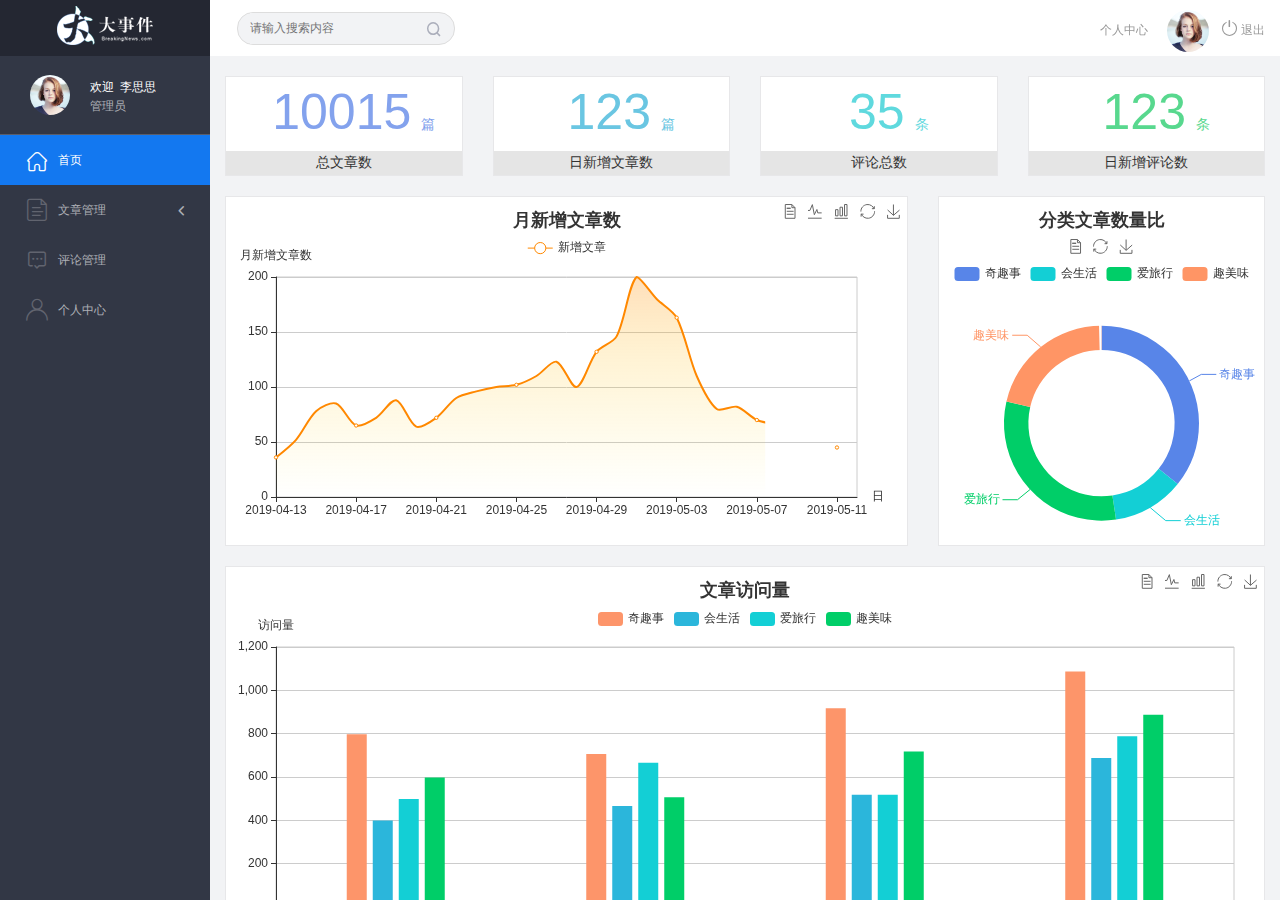
<file: web_back/index.html>
<!DOCTYPE html>
<html lang="en">

<head>
    <meta charset="UTF-8">
    <meta name="viewport" content="width=device-width, initial-scale=1.0">
    <meta http-equiv="X-UA-Compatible" content="ie=edge">
    <title>大事件-后台首页</title>
    <link rel="stylesheet" href="js/bootstrap/css/bootstrap.min.css">
    <link rel="stylesheet" href="css/reset.css">
    <link rel="stylesheet" href="css/iconfont.css">
    <link rel="stylesheet" href="css/main.css">
    <script src="js/jquery-1.12.4.min.js"></script>
</head>

<body>
    <div class="sider">
        <a href="#" class="logo"><img src="images/logo02.png" alt="logo"></a>
        <div class="user_info">
            <img src="images/2.jpg" alt="person" class="info_img">
            <span>欢迎&nbsp;&nbsp;<i id="user_naem">李思思</i></span>
            <b>管理员</b>
        </div>
        <div class="menu">
            <div class="level01 active"><a href="main_count.html" target="main_frame"><i
                        class="iconfont icon-yidiandiantubiao04"></i><span>首页</span></a></div>
            <div class="level01"><a href="#"><i class="iconfont icon-icon-article"></i><span>文章管理</span><b
                        class="iconfont icon-arrowdownl"></b></a></div>
            <ul class="level02">
                <li><a href="article_list.html" target="main_frame"><i
                            class="iconfont icon-previewright"></i><span>文章列表</span></a></li>
                <li><a href="article_release.html" target="main_frame"><i
                            class="iconfont icon-previewright"></i><span>发表文章</span></a></li>
                <li><a href="article_category.html" target="main_frame"><i
                            class="iconfont icon-previewright"></i><span>文章类别管理</span></a></li>
            </ul>

            <div class="level01"><a href="comment_list.html" target="main_frame"><i
                        class="iconfont icon-comment"></i><span>评论管理</span></a></div>
            <div class="level01"><a href="user.html" target="main_frame"><i
                        class="iconfont icon-user"></i><span>个人中心</span></a></div>
        </div>
    </div>

    <div class="header_bar">
        <form class="search_form">
            <input type="text" placeholder="请输入搜索内容">
            <i class="iconfont icon-search"></i>
        </form>
        <div class="user_center_link">
            <a href="user.html" onclick="setMenu(3,0)" target="main_frame">个人中心</a>
            <img src="images/2.jpg" alt="person" class="info_img">
            <a href="javascript:;" id="tuichu"><i class="iconfont icon-tuichu"></i> 退出</a>
        </div>
    </div>

    <div class="main" id="main_body">
        <iframe src="main_count.html" frameborder="0" id="main_frame" name="main_frame" frameborder="0"
            scrolling="auto"></iframe>
    </div>


    <!-- 文章管理跳转 -->
    <script>
        var $level01 = $('.level01');
        var $subli = $('.level02 li')
        $level01.click(function () {
            $level01.not($(this)).removeClass('active');
            $(this).addClass('active');

            if ($(this).next().hasClass('level02')) {
                $(this).next().slideToggle();
                $(this).find('b').toggleClass('rotate0');
            } else {
                $subli.removeClass('active');
            }
        })

        $subli.click(function () {
            $subli.not($(this)).removeClass('active');
            $(this).addClass('active');

            if (!$(this).parent().prev().hasClass('active')) {
                $level01.removeClass('active');
                $(this).parent().prev().addClass('active');
            }
        })

        function resizeFrame() {
            var frame_w = $('#main_body').outerWidth();
            var frame_h = $('#main_body').outerHeight();
            $('#main_frame').css({ 'width': frame_w, 'height': frame_h });
        }

        resizeFrame();

        $(window).resize(function () {
            resizeFrame();
        })


        function setMenu(m, n) {
            $level01.eq(m).addClass('active').siblings().not('.level02').removeClass('active');
            if (m != 1) {
                $('.level02').slideUp();
            } else {
                $('.level02').slideDown();
                $('.level02').children().eq(n).addClass('active').siblings().removeClass('active');
            }
        }

    </script>

</body>
<!-- 引入地址文件 -->
<script src="./js/config.js">
</script>
<!-- 引入功能文件 -->
<script src="./js/usil.js">
</script>

<script>
    // 1.1用户退出
    // 点击退出按钮 返回 登录页面
    $("#tuichu").click(function () {
        user.logout();
    })

    // 2.1 获取 管理员信息 并显示页面中
    user.info();
</script>

</html>
</file>
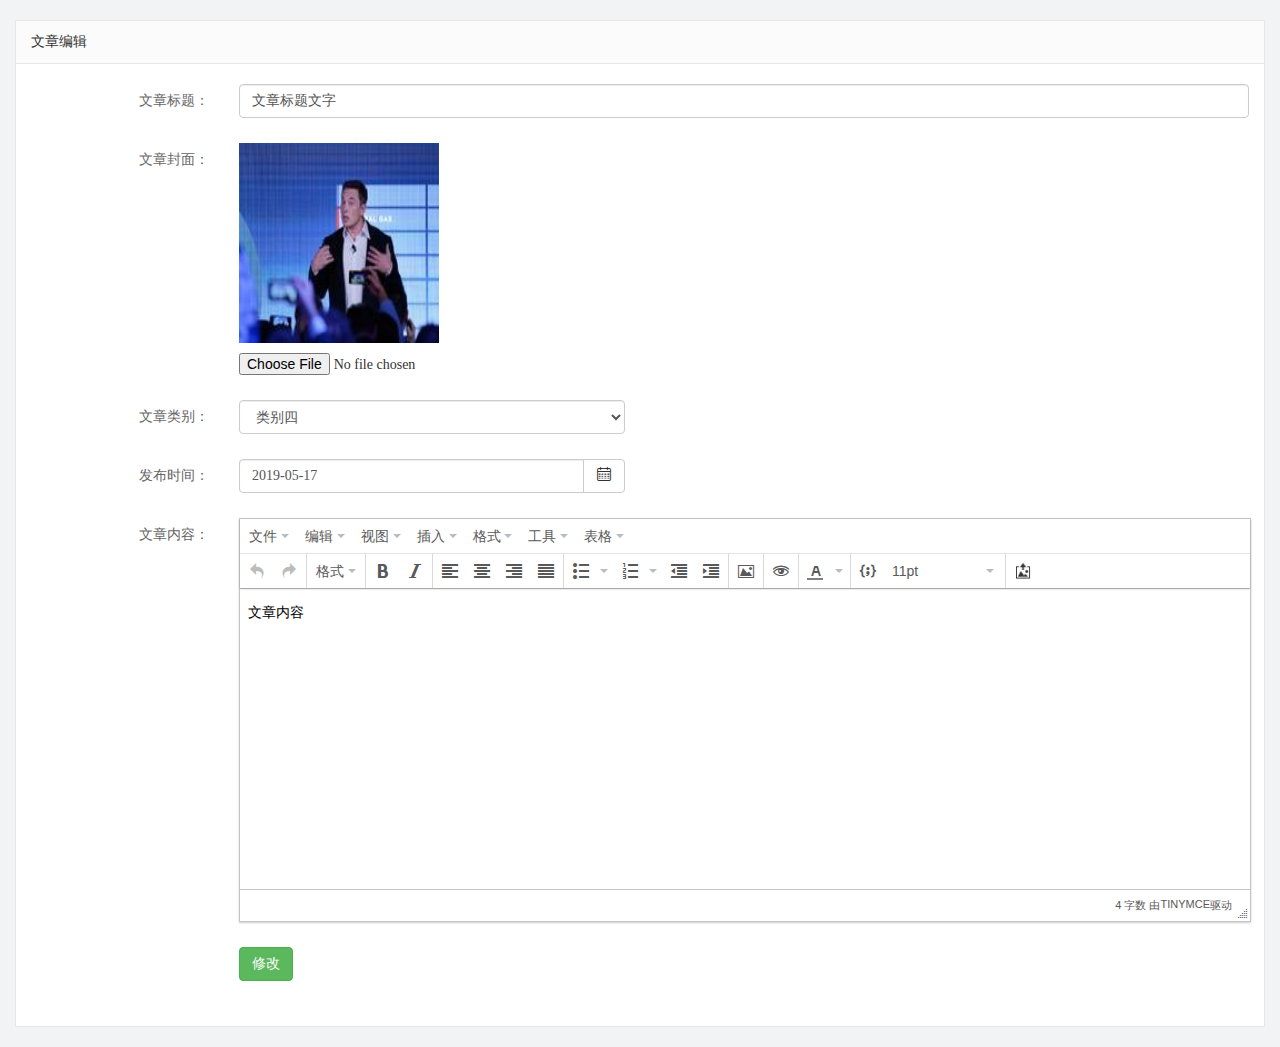
<file: web_back/article_edit.html>
<!DOCTYPE html>
<html lang="en">

<head>
    <meta charset="UTF-8">
    <meta name="viewport" content="width=device-width, initial-scale=1.0">
    <meta http-equiv="X-UA-Compatible" content="ie=edge">
    <title>文章列表</title>
    <link rel="stylesheet" href="js/bootstrap/css/bootstrap.min.css">
    <link rel="stylesheet" href="css/reset.css">
    <link rel="stylesheet" href="css/iconfont.css">
    <link rel="stylesheet" href="css/main.css">
    <link type="text/css" rel="stylesheet" href="js/jedate/css/jedate.css">
    <script src="js/jquery-1.12.4.min.js"></script>
    <script src="js/jedate/js/jedate.js"></script>
    <script src="js/tinymce/js/tinymce/tinymce.min.js"></script>
    <script src="js/tinymce/js/tinymce_setup.js"></script>
</head>

<body>
    <div class="container-fluid">
        <div class="common_title">
            文章编辑
        </div>
        <div class="container-fluid common_con">
            <form class="form-horizontal article_form">
                <div class="form-group">
                    <label for="inputEmail3" class="col-sm-2 control-label">文章标题：</label>
                    <div class="col-sm-10">
                        <input type="text" class="form-control" id="inputEmail3" value="文章标题文字">
                    </div>
                </div>
                <div class="form-group">
                    <label for="inputPassword3" class="col-sm-2 control-label">文章封面：</label>
                    <div class="col-sm-10">
                        <img src="images/pic06.jpg" class="article_cover">
                        <input type="file" id="exampleInputFile">
                    </div>
                </div>
                <div class="form-group">
                    <label for="inputEmail3" class="col-sm-2 control-label">文章类别：</label>
                    <div class="col-sm-4">
                        <select class="form-control">
                            <option>类别一</option>
                            <option>类别二</option>
                            <option>类别三</option>
                            <option selected>类别四</option>
                            <option>类别五</option>
                        </select>
                    </div>
                </div>
                <div class="form-group">
                    <label for="inputEmail3" class="col-sm-2 control-label">发布时间：</label>
                    <div class="col-sm-4">

                        <div class="input-group">
                            <input type="text" class="form-control" value="2019-05-17" id="dateinput">
                            <span class="input-group-btn">
                                <button class="btn btn-default" type="button"
                                    onclick="jeDate('#dateinput',{trigger:false,format: 'YYYY-MM-DD'})"><i
                                        class="iconfont icon-icondate"></i></button>
                            </span>
                        </div>
                    </div>
                </div>
                <div class="form-group">
                    <label for="inputEmail3" class="col-sm-2 control-label">文章内容：</label>
                    <div class="col-sm-10">
                        <input type="text" class="form-control" id="rich_content" name="content" placeholder="文章内容"
                            value="文章内容">
                    </div>
                </div>
                <div class="form-group">
                    <div class="col-sm-offset-2 col-sm-10">
                        <button type="submit" class="btn btn-success">修改</button>
                    </div>
                </div>
            </form>
        </div>
    </div>
</body>

</html>
</file>
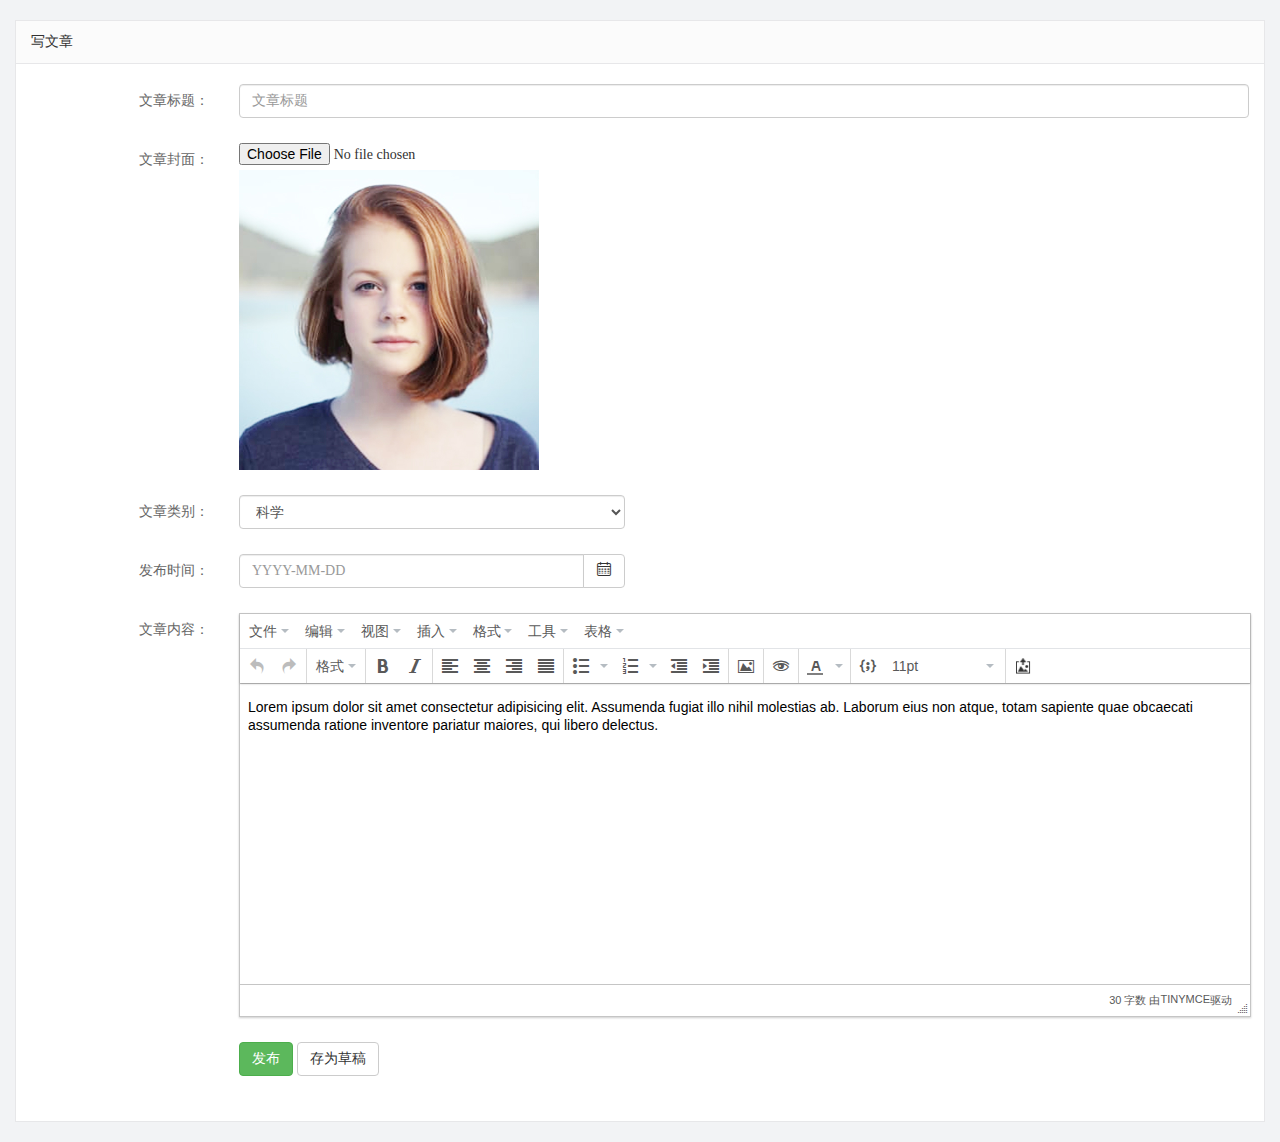
<file: web_back/article_release.html>
<!DOCTYPE html>
<html lang="en">

<head>
    <meta charset="UTF-8">
    <meta name="viewport" content="width=device-width, initial-scale=1.0">
    <meta http-equiv="X-UA-Compatible" content="ie=edge">
    <title>文章列表</title>
    <link rel="stylesheet" href="js/bootstrap/css/bootstrap.min.css">
    <link rel="stylesheet" href="css/reset.css">
    <link rel="stylesheet" href="css/iconfont.css">
    <link rel="stylesheet" href="css/main.css">
    <link type="text/css" rel="stylesheet" href="js/jedate/css/jedate.css">
    <script src="js/jquery-1.12.4.min.js"></script>
    <script src="js/jedate/js/jedate.js"></script>
    <script src="js/tinymce/js/tinymce/tinymce.min.js"></script>
    <script src="js/tinymce/js/tinymce_setup.js"></script>
</head>

<body>
    <div class="container-fluid">
        <div class="common_title">
            写文章
        </div>
        <div class="container-fluid common_con">
            <form class="form-horizontal article_form" id="myform">
                <div class="form-group">
                    <label for="inputEmail3" class="col-sm-2 control-label">文章标题：</label>
                    <div class="col-sm-10">
                        <input name="title" type="email" class="form-control" id="inputEmail3" placeholder="文章标题">
                    </div>
                </div>
                <div class="form-group">
                    <label for="inputPassword3" class="col-sm-2 control-label">文章封面：</label>
                    <div class="col-sm-10">
                        <input name="cover" type="file" id="exampleInputFile">
                        <img src="./images/2.jpg" alt="" id="imggs" style="width: 300px;padding-top: 5px;">
                    </div>
                </div>
                <div class="form-group">
                    <label for="inputEmail3" class="col-sm-2 control-label">文章类别：</label>
                    <div class="col-sm-4">
                        <select name="type" class="form-control">
                            <option>科学</option>
                            <option>八卦</option>
                            <option>新闻</option>
                            <option>奇异</option>
                            <option>军事</option>
                            <option>情感</option>
                            <option>娱乐</option>
                        </select>
                    </div>
                </div>
                <div class="form-group">
                    <label for="inputEmail3" class="col-sm-2 control-label">发布时间：</label>
                    <div class="col-sm-4">
                        <div class="input-group">
                            <input name="date" type="text" class="form-control" placeholder="YYYY-MM-DD" id="dateinput">
                            <span class="input-group-btn">
                                <button class="btn btn-default" type="button"
                                    onclick="jeDate('#dateinput',{trigger:false,format: 'YYYY-MM-DD'})"><i
                                        class="iconfont icon-icondate"></i></button>
                            </span>
                        </div>
                    </div>
                </div>
                <div class="form-group">
                    <label for="inputEmail3" class="col-sm-2 control-label">文章内容：</label>
                    <div class="col-sm-10">
                        <textarea class="form-control" id="rich_content" name="content" placeholder="文章内容">
                            Lorem ipsum dolor sit amet consectetur adipisicing elit. Assumenda fugiat illo nihil molestias ab. Laborum eius non atque, totam sapiente quae obcaecati assumenda ratione inventore pariatur maiores, qui libero delectus.
                            </textarea>
                    </div>
                </div>
                <div class="form-group">
                    <div class="col-sm-offset-2 col-sm-10">
                        <button type="button" class="btn btn-success" id="btnAdd">发布</button>
                        <button type="button" class="btn btn-default">存为草稿</button>
                    </div>
                </div>
            </form>
        </div>
    </div>

</body>
<!-- 引入接口文件 -->
<script src="./js/config.js"></script>
<!-- 引入功能文件 -->
<script src="./js/usil.js"></script>
<script>
    // 发布 文章
    $("#btnAdd").click(function () {
        var fd = new FormData(document.getElementById("myform"))
        fd.append("state", "已发布")
        tabulation.add(fd).then(function (ser) {
            console.log(ser);
            if (ser.code == 201) {
                alert(ser.msg)
            } else {
                alert(ser.msg)
            }
        })
    })
    // 预览图片
    $("#exampleInputFile").change(function () {
        // 文件域 的方法
        var b = this.files[0];
        // 提取图片地址的方法
        if (b == null) {
            $("#imggs").attr("src", "./images/2.jpg")
            return
        }
        var c = URL.createObjectURL(b)
        // 给下面的img 重新设置 src 地址
        $("#imggs").attr("src", c)
    })


</script>

</html>
</file>
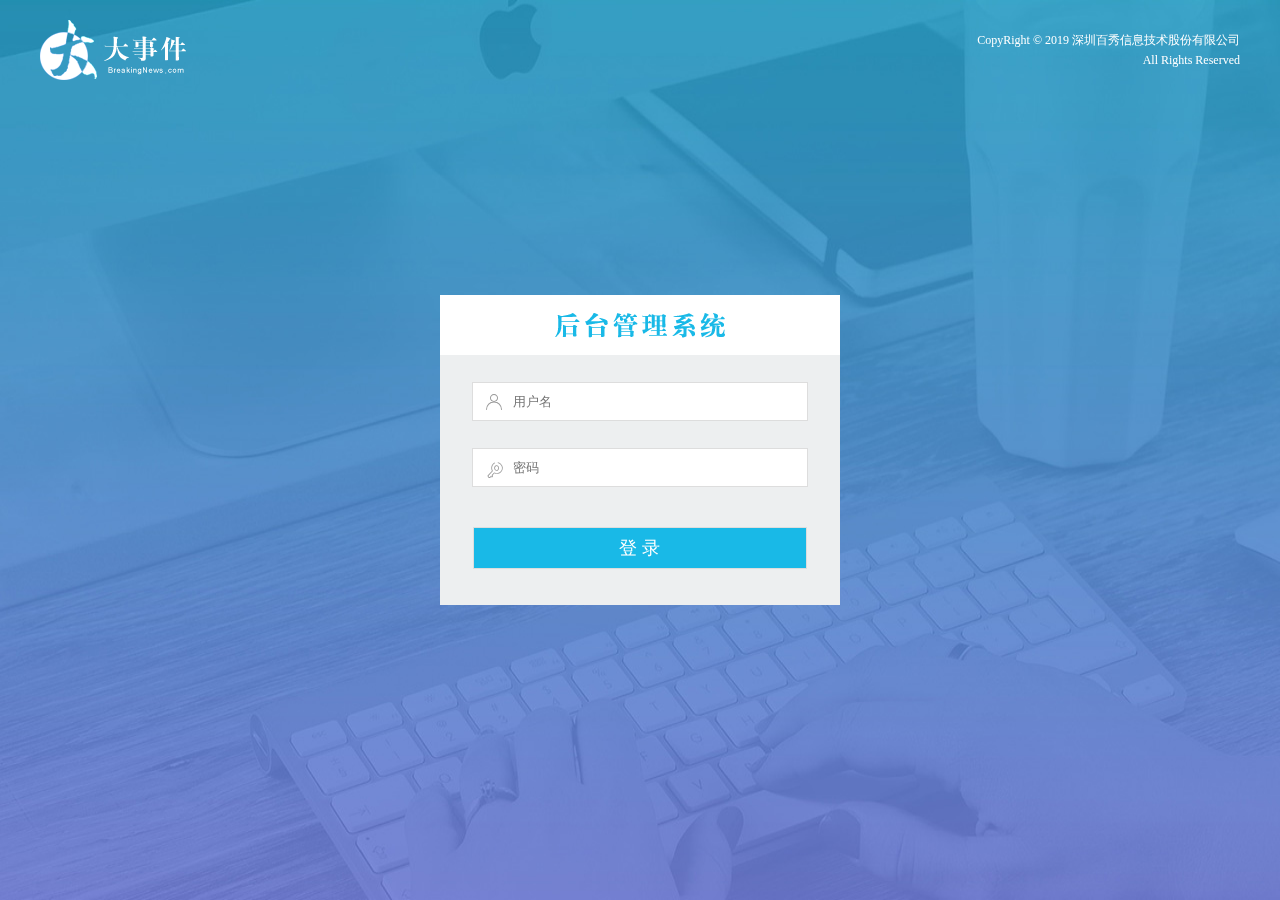
<file: web_back/login.html>
<!DOCTYPE html>
<html lang="en">

<head>
    <meta charset="UTF-8">
    <meta name="viewport" content="width=device-width, initial-scale=1.0">
    <meta http-equiv="X-UA-Compatible" content="ie=edge">
    <title>大事件-后台登录页</title>
    <link rel="stylesheet" type="text/css" href="css/reset.css">
    <link rel="stylesheet" type="text/css" href="css/iconfont.css">
    <link rel="stylesheet" type="text/css" href="css/main.css">
    <script src="./js/jquery-1.12.4.min.js"></script>
</head>

<body>
    <div class="main_wrap">
        <div class="header">
            <a href="#" class="logo"><img src="images/logo.png" alt=""></a>
            <div class="copyright">CopyRight © 2019 深圳百秀信息技术股份有限公司<br>All Rights Reserved</div>
        </div>

        <div class="login_form_con">
            <div class="login_title"></div>
            <form class="login_form">
                <i class="iconfont icon-user"></i>
                <i class="iconfont icon-key"></i>
                <input type="text" class="input_txt" placeholder="用户名" id="yonghu">
                <input type="password" class="input_pass" placeholder="密码" id="mima">
                <input type="button" class="input_sub" value="登 录" id="fasong">
            </form>
        </div>
    </div>
</body>
<!-- 引入地址文件 -->
<script src="./js/config.js">
</script>
<!-- 引入功能文件 -->
<script src="./js/usil.js">
</script>
<script>
    // 1.1 执行思路 获取登录ID 注册点击事件
    // 1.2 点击登录按钮 获取数据 用获取到的数据发送AJAX
    // 1.3 利用回调 做进一步的数据优化
    $("#fasong").click(function () {
        var name = $("#yonghu").val().trim();
        var password = $("#mima").val().trim();
        if (name.length == 0 || password == 0) {
            alert("请输入内容");
            return;
        }
        // 执行代码
        user.login(name, password);
    })

</script>

</html>
</file>
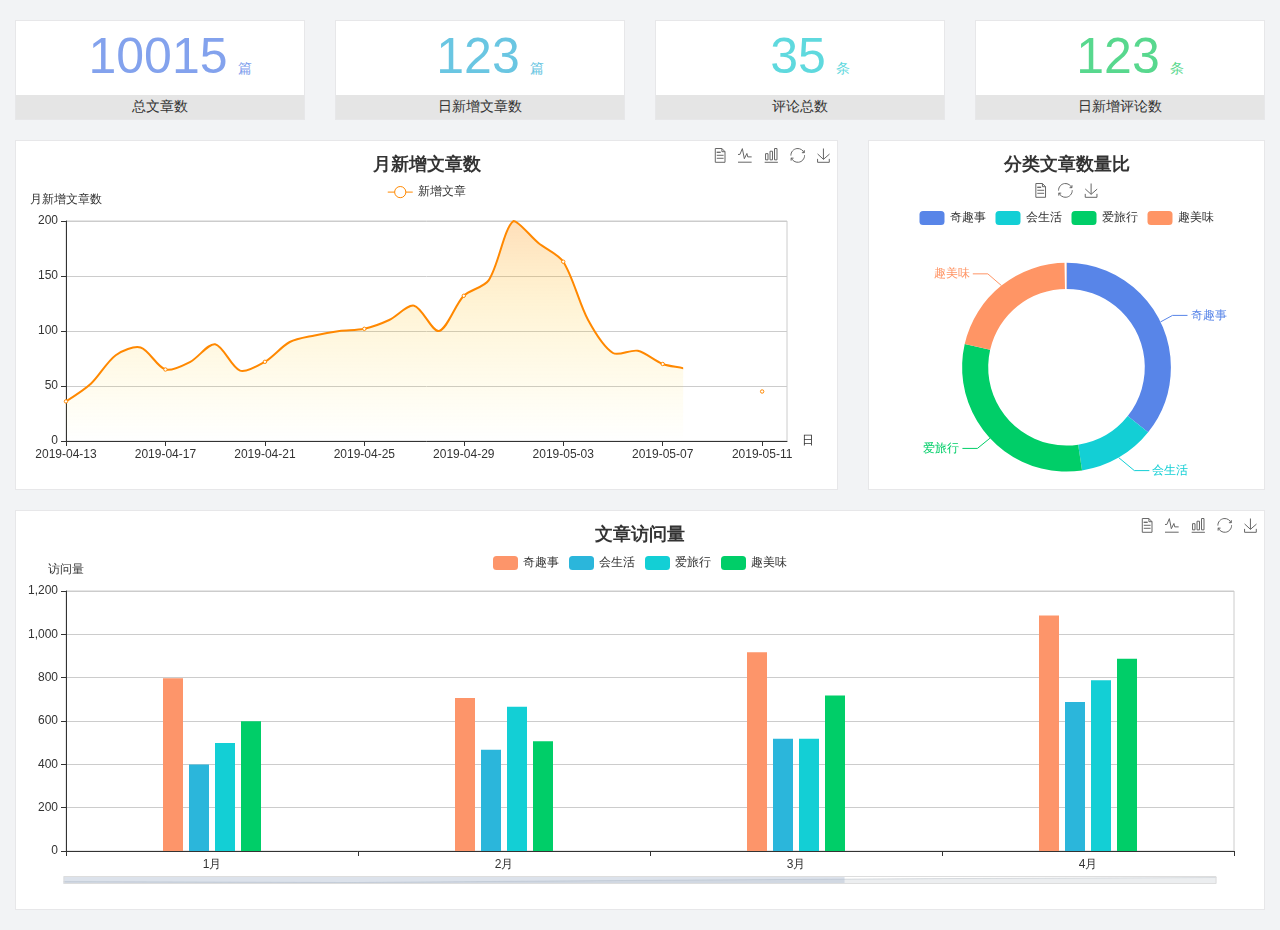
<file: web_back/main_count.html>
<!DOCTYPE html>
<html lang="en">

<head>
    <meta charset="UTF-8">
    <meta name="viewport" content="width=device-width, initial-scale=1.0">
    <meta http-equiv="X-UA-Compatible" content="ie=edge">
    <title>图表统计</title>
    <link rel="stylesheet" href="js/bootstrap/css/bootstrap.min.css">
    <link rel="stylesheet" href="css/reset.css">
    <link rel="stylesheet" href="css/iconfont.css">
    <link rel="stylesheet" href="css/main.css">
    <script src="js/jquery-1.12.4.min.js"></script>
    <script type="text/javascript" src="js/echarts.min.js"></script>
</head>

<body>
    <div class="container-fluid">
        <div class="row spannel_list">
            <div class="col-sm-3 col-xs-6">
                <div class="spannel">
                    <em>10015</em><span>篇</span>
                    <b>总文章数</b>
                </div>
            </div>
            <div class="col-sm-3 col-xs-6">
                <div class="spannel scolor01">
                    <em>123</em><span>篇</span>
                    <b>日新增文章数</b>
                </div>
            </div>
            <div class="col-sm-3 col-xs-6">
                <div class="spannel scolor02">
                    <em>35</em><span>条</span>
                    <b>评论总数</b>
                </div>
            </div>
            <div class="col-sm-3 col-xs-6">
                <div class="spannel scolor03">
                    <em>123</em><span>条</span>
                    <b>日新增评论数</b>
                </div>
            </div>
        </div>
    </div>

    <div class="container-fluid">
        <div class="row curve-pie">
            <div class="col-lg-8 col-md-8">
                <div class="gragh_pannel" id="curve_show"></div>
            </div>
            <div class="col-lg-4 col-md-4">
                <div class="gragh_pannel"  id="pie_show"></div>
            </div>
        </div>
    </div>

    <div class="container-fluid">
        <div class="column_pannel"  id="column_show"></div>
    </div>

    <script>
        var oChart = echarts.init(document.getElementById('curve_show'));
        var aList_all = [
          {'count':36,'date':'2019-04-13'},
          {'count':52,'date':'2019-04-14'},
          {'count':78,'date':'2019-04-15'},
          {'count':85,'date':'2019-04-16'},
          {'count':65,'date':'2019-04-17'},
          {'count':72,'date':'2019-04-18'},
          {'count':88,'date':'2019-04-19'},
          {'count':64,'date':'2019-04-20'},
          {'count':72,'date':'2019-04-21'},
          {'count':90,'date':'2019-04-22'},
          {'count':96,'date':'2019-04-23'},
          {'count':100,'date':'2019-04-24'},
          {'count':102,'date':'2019-04-25'},
          {'count':110,'date':'2019-04-26'},
          {'count':123,'date':'2019-04-27'},
          {'count':100,'date':'2019-04-28'},
          {'count':132,'date':'2019-04-29'},
          {'count':146,'date':'2019-04-30'},
          {'count':200,'date':'2019-05-01'},
          {'count':180,'date':'2019-05-02'},
          {'count':163,'date':'2019-05-03'},
          {'count':110,'date':'2019-05-04'},
          {'count':80,'date':'2019-05-05'},
          {'count':82,'date':'2019-05-06'},
          {'count':70,'date':'2019-05-07'},
          {'count':65,'date':'2019-05-08'},
          {'count':54,'date':'2019-05-09'},
          {'count':40,'date':'2019-05-10'},
          {'count':45,'date':'2019-05-11'},
          {'count':38,'date':'2019-05-12'},
        ];

        let aCount = [];
        let aDate = [];

        for(var i=0;i<aList_all.length;i++){
            aCount.push(aList_all[i].count);
            aDate.push(aList_all[i].date);
        }

        var chartopt = {
                  title:{
                      text: '月新增文章数',
                      left: 'center',
                      top: '10'
                  },
                  tooltip:{
                      trigger: 'axis'
                  },
                  legend: {
                      data:['新增文章'],
                      top: '40'
                  },
                  toolbox: {
                      show : true,
                      feature : {
                          mark : {show: true},
                          dataView : {show: true, readOnly: false},
                          magicType : {show: true, type: ['line','bar']},
                          restore : {show: true},
                          saveAsImage : {show: true}
                      }
                  },
                  calculable : true,               
                  xAxis : [
                      {
                          name: '日',
                          type : 'category',
                          boundaryGap : false,
                          data :aDate
                      }
                  ],        
                  yAxis : [
                      {
                          name: '月新增文章数',
                          type : 'value'
                      }
                  ],      
                  series : [
					        {
					            name:'新增文章',
					            type:'line',
					            smooth:true,
					            itemStyle: {normal: {areaStyle: {type: 'default'}, color: '#f80'}, lineStyle: {color: '#f80'}},
					            data:aCount
                            }],
                            areaStyle:{
						        normal:{
						            color: new echarts.graphic.LinearGradient(0, 0, 0, 1, [{
						                offset: 0,
						                color: 'rgba(255,136,0,0.39)'
						            }, {
						                offset: .34,
						                color: 'rgba(255,180,0,0.25)'
						            },{
						                offset: 1,
						                color: 'rgba(255,222,0,0.00)'
						            }])

						        }
						    },
                  grid: {
                      show: true,             
                      x:50,
                      x2:50,
                      y:80,
                      height:220
                  }                 
            };

        oChart.setOption(chartopt);


        var oPie = echarts.init(document.getElementById('pie_show'));
        var oPieopt =  
        {
          title : {
              top:10,
              text: '分类文章数量比',
              x:'center'
          },
          tooltip : {
              trigger: 'item',
              formatter: "{a} <br/>{b} : {c} ({d}%)"
          },
          color:['#5885e8','#13cfd5','#00ce68','#ff9565'],
          legend: {
              x : 'center',
              top:65,
              data:['奇趣事','会生活','爱旅行','趣美味']
          },
          toolbox: {
              show : true,
              x : 'center',
              top:35,
              feature : {
                  mark : {show: true},
                  dataView : {show: true, readOnly: false},
                  magicType : {
                      show: true, 
                      type: ['pie', 'funnel'],
                      option: {
                          funnel: {
                              x: '25%',
                              width: '50%',
                              funnelAlign: 'left',
                              max: 1548
                          }
                      }
                  },
                  restore : {show: true},
                  saveAsImage : {show: true}
              }
          },
          calculable : true,
          series : [
              {
                  name:'访问来源',
                  type:'pie',
                  radius: ['45%', '60%'],
                  center: ['50%', '65%'],
                  data:[
                      {value:300, name:'奇趣事'},
                      {value:100, name:'会生活'},
                      {value:260, name:'爱旅行'},                   
                      {value:180,name:'趣美味'}
                  ]
              }
          ]
      };
      oPie.setOption(oPieopt);



      var oColumn = this.echarts.init(document.getElementById('column_show'));
        var oColumnopt =  
              {
                title:{
                    text: '文章访问量',
                    left: 'center',
                    top: '10'
              },
                tooltip : {
                    trigger: 'axis'
                },
                legend: {
                    data:['奇趣事','会生活','爱旅行','趣美味'],
                    top:'40'          
                },
                toolbox: {
                    show : true,
                    feature : {
                        mark : {show: true},
                        dataView : {show: true, readOnly: false},
                        magicType : {show: true, type: ['line', 'bar']},
                        restore : {show: true},
                        saveAsImage : {show: true}
                    }
                },
                calculable : true,
               xAxis : [
                    {
                        type : 'category',
                        data : ['1月','2月','3月','4月','5月']
                    }
                ],
                yAxis : [
                    {
                        name : '访问量',
                        type : 'value'
                    }
                ],
                series : [
                    {
                        name:'奇趣事',
                        type:'bar',
                        barWidth:20, 
                        itemStyle:{
                           normal: {areaStyle: {type: 'default'}, color: '#fd956a'}
                        },
                        data:[800, 708, 920, 1090, 1200]
                    },
                    {
                        name:'会生活',
                        type:'bar',
                        barWidth:20, 
                        itemStyle:{
                           normal: {areaStyle: {type: 'default'}, color: '#2bb6db'}
                        },
                        data:[400, 468, 520, 690, 800]
                    },
                    {
                        name:'爱旅行',
                        type:'bar',
                        barWidth:20, 
                        itemStyle:{
                           normal: {areaStyle: {type: 'default'}, color: '#13cfd5'}
                        },
                        data:[500, 668, 520, 790, 900]
                    },
                    {
                        name:'趣美味',
                        type:'bar',
                        barWidth:20, 
                        itemStyle:{
                           normal: {areaStyle: {type: 'default'}, color: '#00ce68'}
                        },
                        data:[600, 508, 720, 890, 1000]
                    }
                ],
                grid: {
                    show: true, 
                    x:50,
                    x2:30,            
                    y:80,
                    height:260
                },
                dataZoom: [//给x轴设置滚动条
                 {
                     start:0,//默认为0
                     end: 100-1000/31,//默认为100
                     type: 'slider',
                     show: true,
                     xAxisIndex: [0],
                     handleSize: 0,//滑动条的 左右2个滑动条的大小
                     height:8,//组件高度
                     left:45, //左边的距离
                     right:50,//右边的距离
                     bottom: 26,//右边的距离
                     handleColor: '#ddd',//h滑动图标的颜色
                     handleStyle: {
                         borderColor: "#cacaca",
                         borderWidth: "1",
                         shadowBlur: 2,
                         background: "#ddd",
                         shadowColor: "#ddd",
                     }
                  }]
            };
            oColumn.setOption(oColumnopt);

    </script>


</body>

</html>
</file>
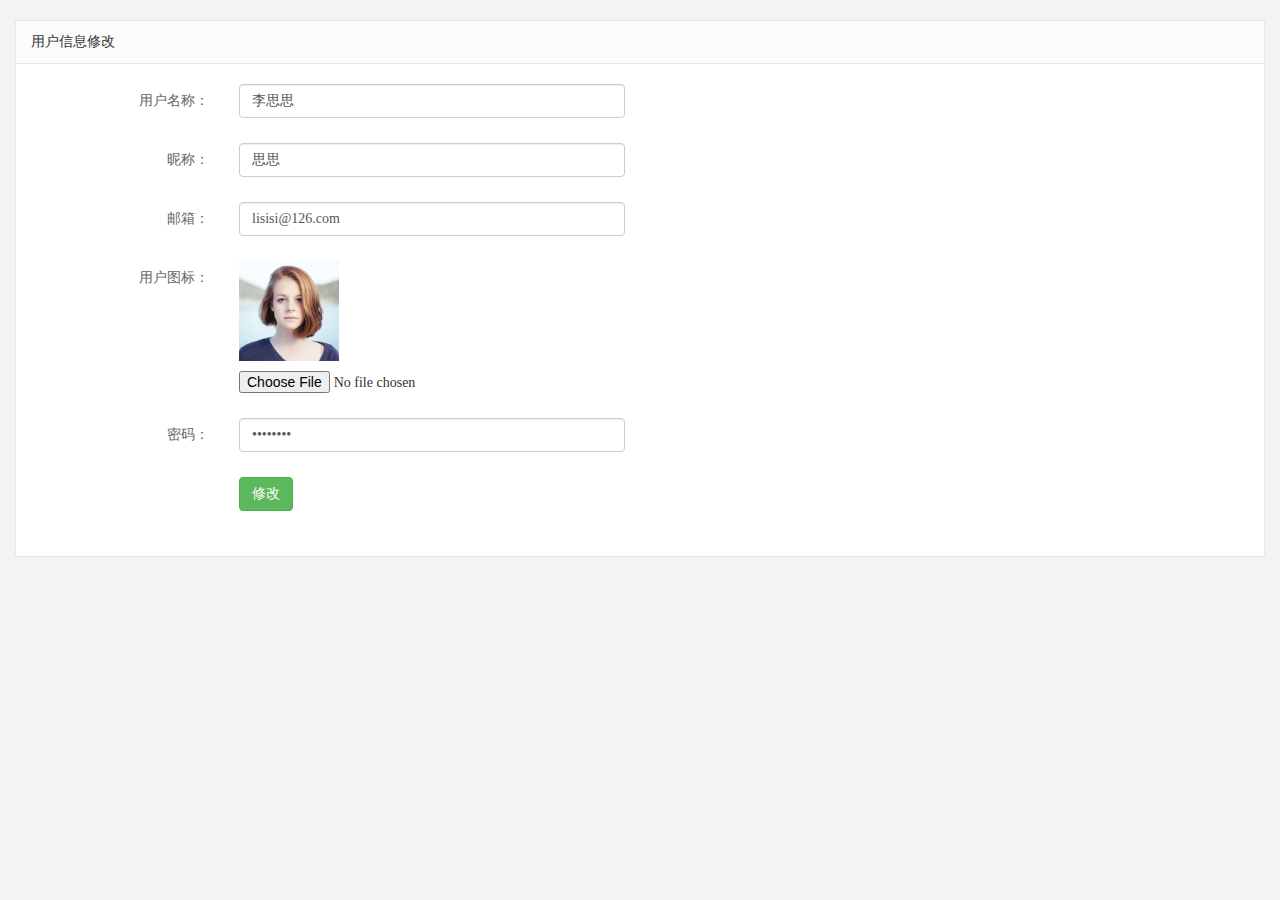
<file: web_back/user.html>
<!DOCTYPE html>
<html lang="en">

<head>
    <meta charset="UTF-8">
    <meta name="viewport" content="width=device-width, initial-scale=1.0">
    <meta http-equiv="X-UA-Compatible" content="ie=edge">
    <title>文章列表</title>
    <link rel="stylesheet" href="js/bootstrap/css/bootstrap.min.css">
    <link rel="stylesheet" href="css/reset.css">
    <link rel="stylesheet" href="css/iconfont.css">
    <link rel="stylesheet" href="css/main.css">
    <script src="js/jquery-1.12.4.min.js"></script>

</head>

<body>
    <div class="container-fluid">
        <div class="common_title">
            用户信息修改
        </div>
        <div class="container-fluid common_con">
            <form class="form-horizontal article_form">
                <div class="form-group">
                    <label for="inputEmail3" class="col-sm-2 control-label">用户名称：</label>
                    <div class="col-sm-4">
                        <input type="text" class="form-control" id="inputEmail3" value="李思思">
                    </div>
                </div>
                <div class="form-group">
                    <label for="inputEmail3" class="col-sm-2 control-label">昵称：</label>
                    <div class="col-sm-4">
                        <input type="text" class="form-control" id="inputEmail3" value="思思">
                    </div>
                </div>
                <div class="form-group">
                    <label for="inputEmail3" class="col-sm-2 control-label">邮箱：</label>
                    <div class="col-sm-4">
                        <input type="text" class="form-control" id="inputEmail3" value="lisisi@126.com">
                    </div>
                </div>
                
                <div class="form-group">
                    <label for="inputPassword3" class="col-sm-2 control-label">用户图标：</label>
                    <div class="col-sm-10">
                        <img src="images/2.jpg" alt="" class="user_pic">
                        <input type="file" id="exampleInputFile">
                    </div>
                </div>

                <div class="form-group">
                        <label for="inputEmail3" class="col-sm-2 control-label">密码：</label>
                        <div class="col-sm-4">
                            <input type="password" class="form-control" id="inputEmail3" value="12345678">
                        </div>
                    </div>
               
    
                <div class="form-group">
                    <div class="col-sm-offset-2 col-sm-10">
                        <button type="submit" class="btn btn-success">修改</button>
                    </div>
                </div>
            </form>
        </div>
    </div>

</body>

</html>
</file>
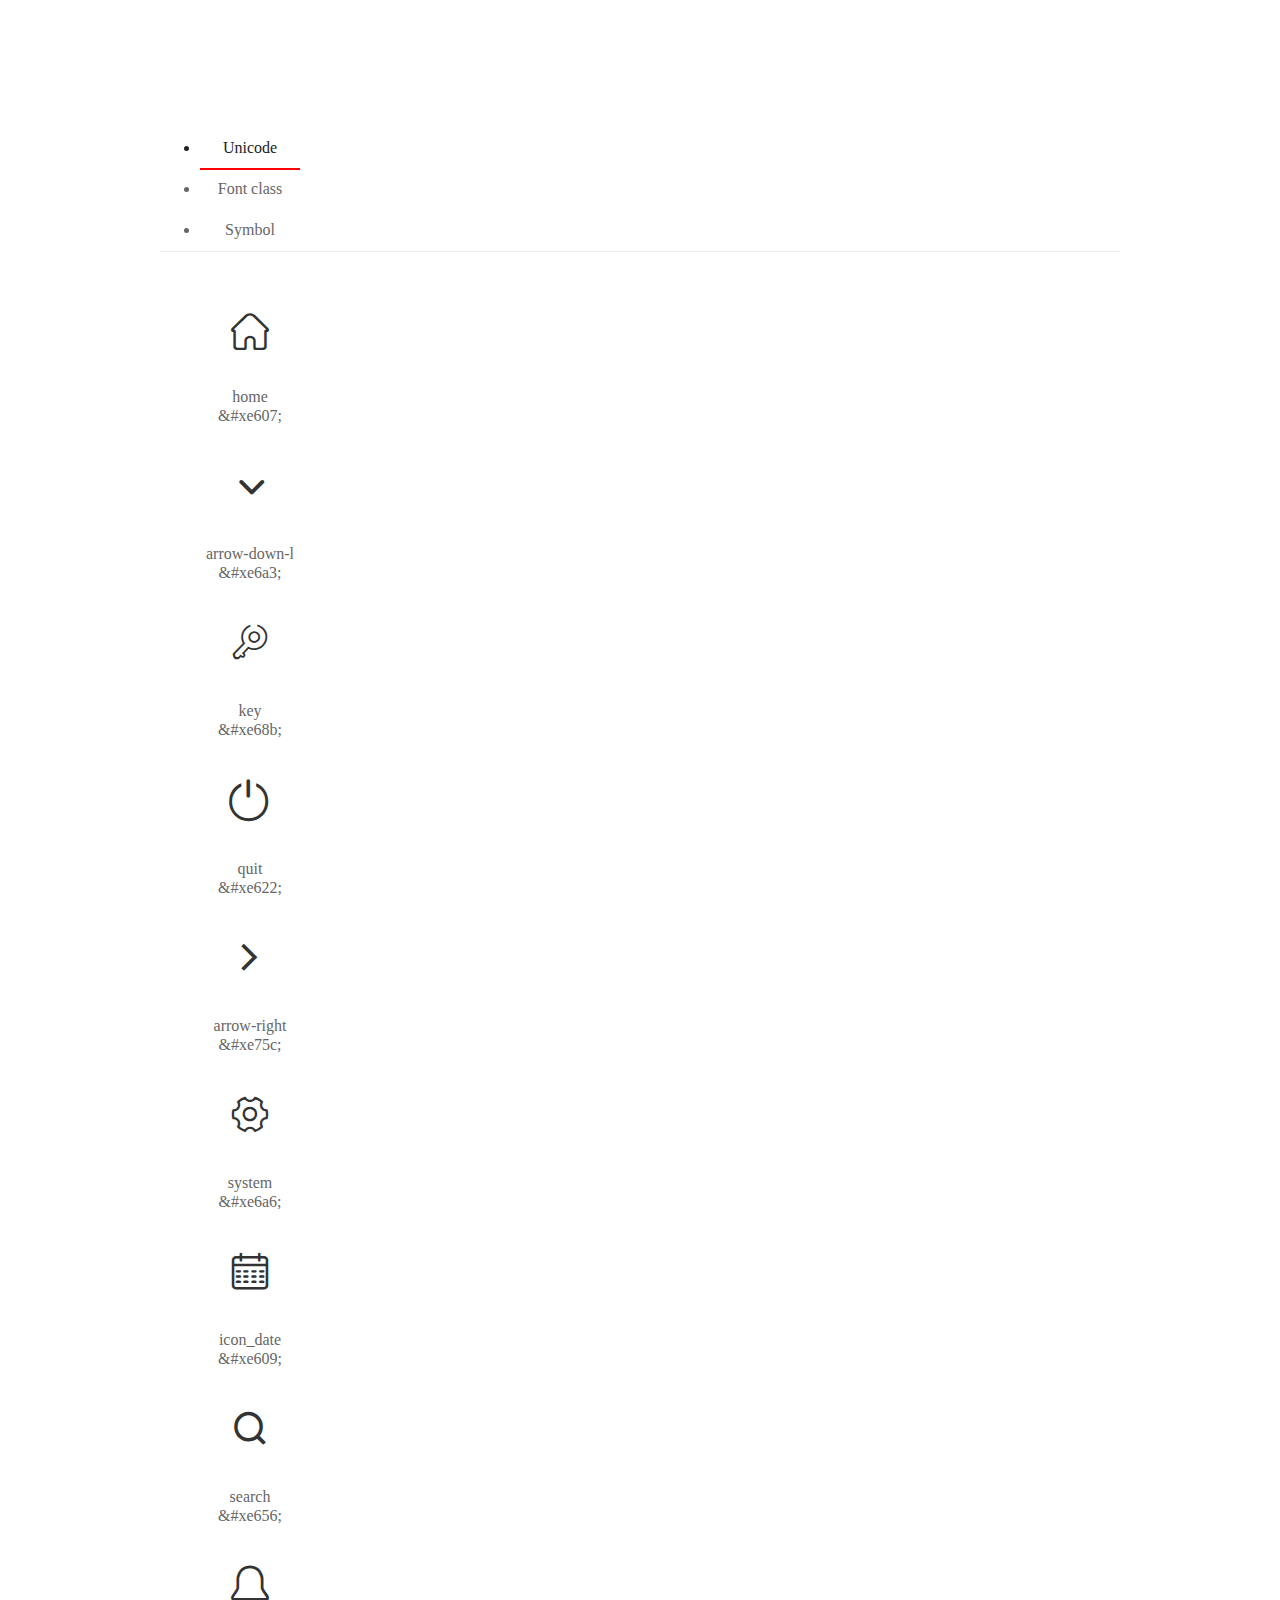
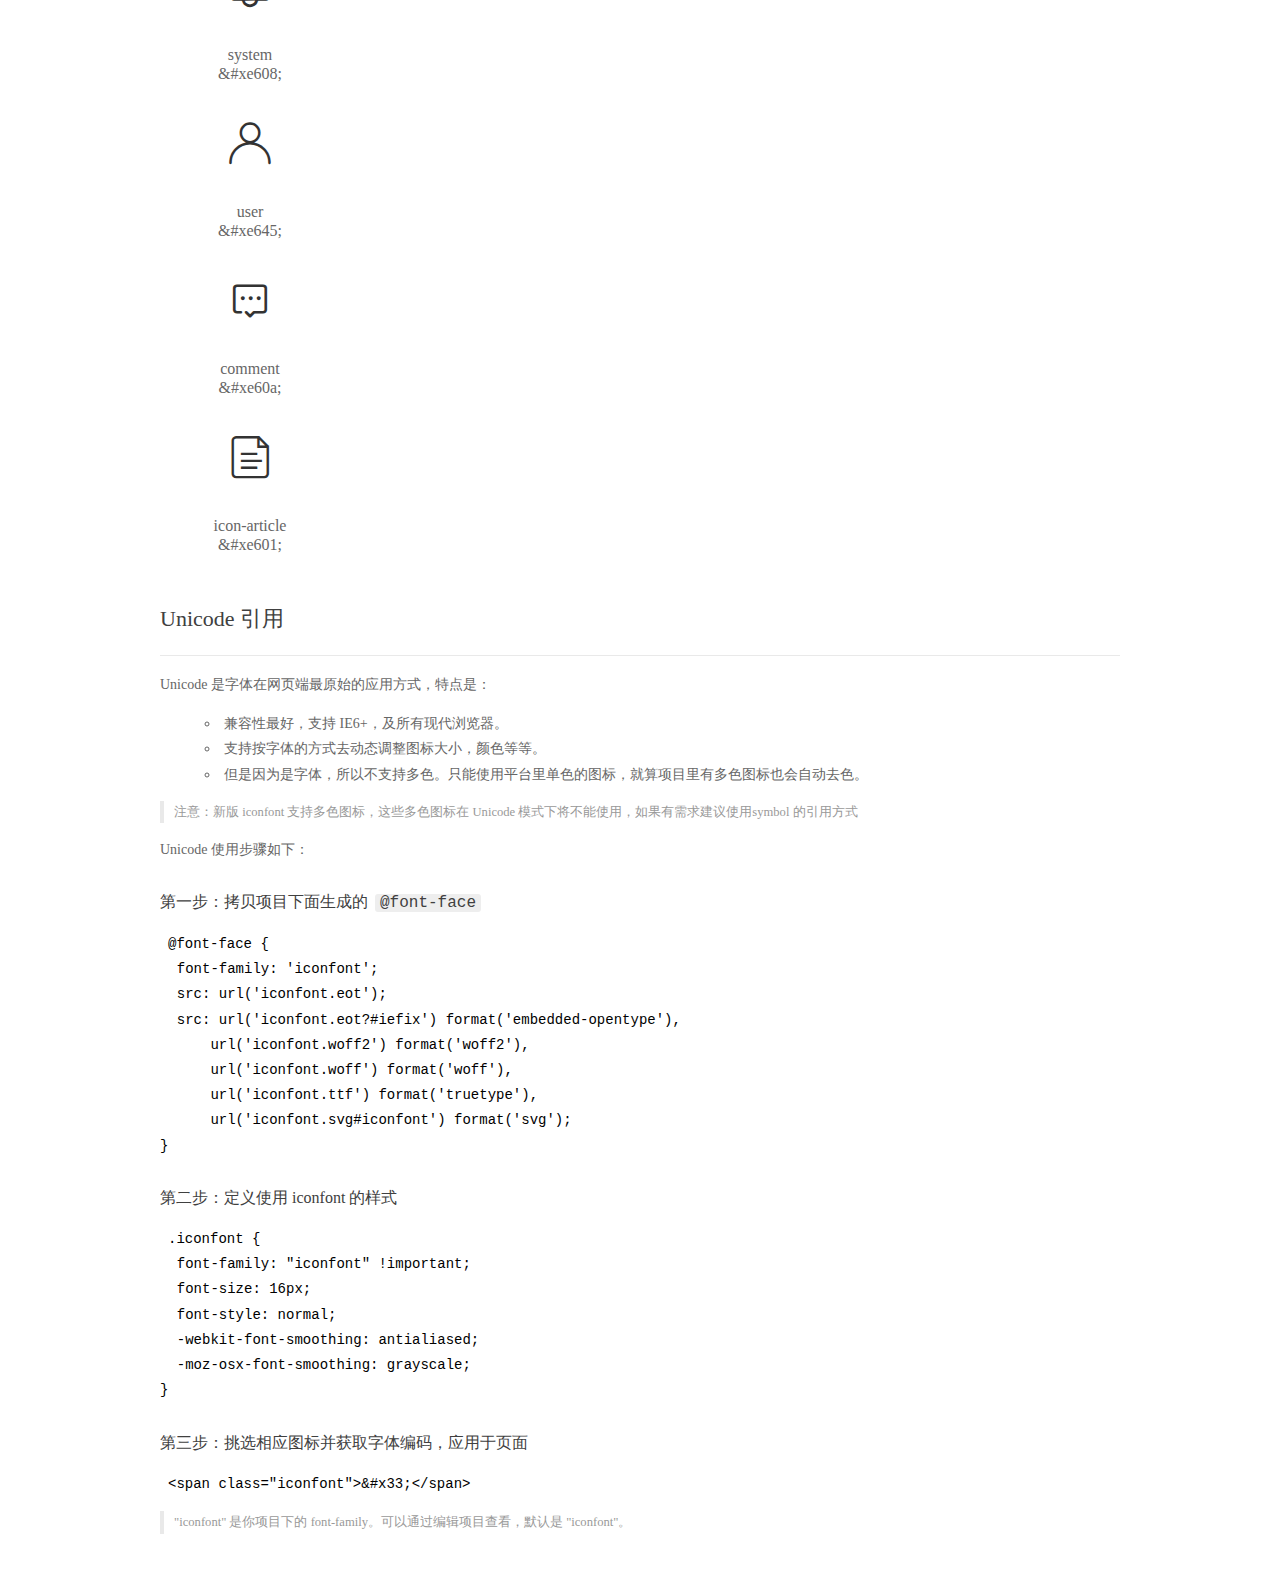
<file: web_back/fonts/demo_index.html>
<!DOCTYPE html>
<html>
<head>
  <meta charset="utf-8"/>
  <title>IconFont Demo</title>
  <link rel="shortcut icon" href="https://gtms04.alicdn.com/tps/i4/TB1_oz6GVXXXXaFXpXXJDFnIXXX-64-64.ico" type="image/x-icon"/>
  <link rel="stylesheet" href="https://g.alicdn.com/thx/cube/1.3.2/cube.min.css">
  <link rel="stylesheet" href="demo.css">
  <link rel="stylesheet" href="iconfont.css">
  <script src="iconfont.js"></script>
  <!-- jQuery -->
  <script src="https://a1.alicdn.com/oss/uploads/2018/12/26/7bfddb60-08e8-11e9-9b04-53e73bb6408b.js"></script>
  <!-- 代码高亮 -->
  <script src="https://a1.alicdn.com/oss/uploads/2018/12/26/a3f714d0-08e6-11e9-8a15-ebf944d7534c.js"></script>
</head>
<body>
  <div class="main">
    <h1 class="logo"><a href="https://www.iconfont.cn/" title="iconfont 首页" target="_blank">&#xe86b;</a></h1>
    <div class="nav-tabs">
      <ul id="tabs" class="dib-box">
        <li class="dib active"><span>Unicode</span></li>
        <li class="dib"><span>Font class</span></li>
        <li class="dib"><span>Symbol</span></li>
      </ul>
      
    </div>
    <div class="tab-container">
      <div class="content unicode" style="display: block;">
          <ul class="icon_lists dib-box">
          
            <li class="dib">
              <span class="icon iconfont">&#xe607;</span>
                <div class="name">home</div>
                <div class="code-name">&amp;#xe607;</div>
              </li>
          
            <li class="dib">
              <span class="icon iconfont">&#xe6a3;</span>
                <div class="name">arrow-down-l</div>
                <div class="code-name">&amp;#xe6a3;</div>
              </li>
          
            <li class="dib">
              <span class="icon iconfont">&#xe68b;</span>
                <div class="name">key</div>
                <div class="code-name">&amp;#xe68b;</div>
              </li>
          
            <li class="dib">
              <span class="icon iconfont">&#xe622;</span>
                <div class="name">quit</div>
                <div class="code-name">&amp;#xe622;</div>
              </li>
          
            <li class="dib">
              <span class="icon iconfont">&#xe75c;</span>
                <div class="name">arrow-right</div>
                <div class="code-name">&amp;#xe75c;</div>
              </li>
          
            <li class="dib">
              <span class="icon iconfont">&#xe6a6;</span>
                <div class="name">system</div>
                <div class="code-name">&amp;#xe6a6;</div>
              </li>
          
            <li class="dib">
              <span class="icon iconfont">&#xe609;</span>
                <div class="name">icon_date</div>
                <div class="code-name">&amp;#xe609;</div>
              </li>
          
            <li class="dib">
              <span class="icon iconfont">&#xe656;</span>
                <div class="name">search</div>
                <div class="code-name">&amp;#xe656;</div>
              </li>
          
            <li class="dib">
              <span class="icon iconfont">&#xe608;</span>
                <div class="name">system</div>
                <div class="code-name">&amp;#xe608;</div>
              </li>
          
            <li class="dib">
              <span class="icon iconfont">&#xe645;</span>
                <div class="name">user</div>
                <div class="code-name">&amp;#xe645;</div>
              </li>
          
            <li class="dib">
              <span class="icon iconfont">&#xe60a;</span>
                <div class="name">comment</div>
                <div class="code-name">&amp;#xe60a;</div>
              </li>
          
            <li class="dib">
              <span class="icon iconfont">&#xe601;</span>
                <div class="name">icon-article</div>
                <div class="code-name">&amp;#xe601;</div>
              </li>
          
          </ul>
          <div class="article markdown">
          <h2 id="unicode-">Unicode 引用</h2>
          <hr>

          <p>Unicode 是字体在网页端最原始的应用方式，特点是：</p>
          <ul>
            <li>兼容性最好，支持 IE6+，及所有现代浏览器。</li>
            <li>支持按字体的方式去动态调整图标大小，颜色等等。</li>
            <li>但是因为是字体，所以不支持多色。只能使用平台里单色的图标，就算项目里有多色图标也会自动去色。</li>
          </ul>
          <blockquote>
            <p>注意：新版 iconfont 支持多色图标，这些多色图标在 Unicode 模式下将不能使用，如果有需求建议使用symbol 的引用方式</p>
          </blockquote>
          <p>Unicode 使用步骤如下：</p>
          <h3 id="-font-face">第一步：拷贝项目下面生成的 <code>@font-face</code></h3>
<pre><code class="language-css"
>@font-face {
  font-family: 'iconfont';
  src: url('iconfont.eot');
  src: url('iconfont.eot?#iefix') format('embedded-opentype'),
      url('iconfont.woff2') format('woff2'),
      url('iconfont.woff') format('woff'),
      url('iconfont.ttf') format('truetype'),
      url('iconfont.svg#iconfont') format('svg');
}
</code></pre>
          <h3 id="-iconfont-">第二步：定义使用 iconfont 的样式</h3>
<pre><code class="language-css"
>.iconfont {
  font-family: "iconfont" !important;
  font-size: 16px;
  font-style: normal;
  -webkit-font-smoothing: antialiased;
  -moz-osx-font-smoothing: grayscale;
}
</code></pre>
          <h3 id="-">第三步：挑选相应图标并获取字体编码，应用于页面</h3>
<pre>
<code class="language-html"
>&lt;span class="iconfont"&gt;&amp;#x33;&lt;/span&gt;
</code></pre>
          <blockquote>
            <p>"iconfont" 是你项目下的 font-family。可以通过编辑项目查看，默认是 "iconfont"。</p>
          </blockquote>
          </div>
      </div>
      <div class="content font-class">
        <ul class="icon_lists dib-box">
          
          <li class="dib">
            <span class="icon iconfont icon-yidiandiantubiao04"></span>
            <div class="name">
              home
            </div>
            <div class="code-name">.icon-yidiandiantubiao04
            </div>
          </li>
          
          <li class="dib">
            <span class="icon iconfont icon-arrowdownl"></span>
            <div class="name">
              arrow-down-l
            </div>
            <div class="code-name">.icon-arrowdownl
            </div>
          </li>
          
          <li class="dib">
            <span class="icon iconfont icon-key"></span>
            <div class="name">
              key
            </div>
            <div class="code-name">.icon-key
            </div>
          </li>
          
          <li class="dib">
            <span class="icon iconfont icon-tuichu"></span>
            <div class="name">
              quit
            </div>
            <div class="code-name">.icon-tuichu
            </div>
          </li>
          
          <li class="dib">
            <span class="icon iconfont icon-previewright"></span>
            <div class="name">
              arrow-right
            </div>
            <div class="code-name">.icon-previewright
            </div>
          </li>
          
          <li class="dib">
            <span class="icon iconfont icon-system"></span>
            <div class="name">
              system
            </div>
            <div class="code-name">.icon-system
            </div>
          </li>
          
          <li class="dib">
            <span class="icon iconfont icon-icondate"></span>
            <div class="name">
              icon_date
            </div>
            <div class="code-name">.icon-icondate
            </div>
          </li>
          
          <li class="dib">
            <span class="icon iconfont icon-search"></span>
            <div class="name">
              search
            </div>
            <div class="code-name">.icon-search
            </div>
          </li>
          
          <li class="dib">
            <span class="icon iconfont icon-system1"></span>
            <div class="name">
              system
            </div>
            <div class="code-name">.icon-system1
            </div>
          </li>
          
          <li class="dib">
            <span class="icon iconfont icon-user"></span>
            <div class="name">
              user
            </div>
            <div class="code-name">.icon-user
            </div>
          </li>
          
          <li class="dib">
            <span class="icon iconfont icon-comment"></span>
            <div class="name">
              comment
            </div>
            <div class="code-name">.icon-comment
            </div>
          </li>
          
          <li class="dib">
            <span class="icon iconfont icon-icon-article"></span>
            <div class="name">
              icon-article
            </div>
            <div class="code-name">.icon-icon-article
            </div>
          </li>
          
        </ul>
        <div class="article markdown">
        <h2 id="font-class-">font-class 引用</h2>
        <hr>

        <p>font-class 是 Unicode 使用方式的一种变种，主要是解决 Unicode 书写不直观，语意不明确的问题。</p>
        <p>与 Unicode 使用方式相比，具有如下特点：</p>
        <ul>
          <li>兼容性良好，支持 IE8+，及所有现代浏览器。</li>
          <li>相比于 Unicode 语意明确，书写更直观。可以很容易分辨这个 icon 是什么。</li>
          <li>因为使用 class 来定义图标，所以当要替换图标时，只需要修改 class 里面的 Unicode 引用。</li>
          <li>不过因为本质上还是使用的字体，所以多色图标还是不支持的。</li>
        </ul>
        <p>使用步骤如下：</p>
        <h3 id="-fontclass-">第一步：引入项目下面生成的 fontclass 代码：</h3>
<pre><code class="language-html">&lt;link rel="stylesheet" href="./iconfont.css"&gt;
</code></pre>
        <h3 id="-">第二步：挑选相应图标并获取类名，应用于页面：</h3>
<pre><code class="language-html">&lt;span class="iconfont icon-xxx"&gt;&lt;/span&gt;
</code></pre>
        <blockquote>
          <p>"
            iconfont" 是你项目下的 font-family。可以通过编辑项目查看，默认是 "iconfont"。</p>
        </blockquote>
      </div>
      </div>
      <div class="content symbol">
          <ul class="icon_lists dib-box">
          
            <li class="dib">
                <svg class="icon svg-icon" aria-hidden="true">
                  <use xlink:href="#icon-yidiandiantubiao04"></use>
                </svg>
                <div class="name">home</div>
                <div class="code-name">#icon-yidiandiantubiao04</div>
            </li>
          
            <li class="dib">
                <svg class="icon svg-icon" aria-hidden="true">
                  <use xlink:href="#icon-arrowdownl"></use>
                </svg>
                <div class="name">arrow-down-l</div>
                <div class="code-name">#icon-arrowdownl</div>
            </li>
          
            <li class="dib">
                <svg class="icon svg-icon" aria-hidden="true">
                  <use xlink:href="#icon-key"></use>
                </svg>
                <div class="name">key</div>
                <div class="code-name">#icon-key</div>
            </li>
          
            <li class="dib">
                <svg class="icon svg-icon" aria-hidden="true">
                  <use xlink:href="#icon-tuichu"></use>
                </svg>
                <div class="name">quit</div>
                <div class="code-name">#icon-tuichu</div>
            </li>
          
            <li class="dib">
                <svg class="icon svg-icon" aria-hidden="true">
                  <use xlink:href="#icon-previewright"></use>
                </svg>
                <div class="name">arrow-right</div>
                <div class="code-name">#icon-previewright</div>
            </li>
          
            <li class="dib">
                <svg class="icon svg-icon" aria-hidden="true">
                  <use xlink:href="#icon-system"></use>
                </svg>
                <div class="name">system</div>
                <div class="code-name">#icon-system</div>
            </li>
          
            <li class="dib">
                <svg class="icon svg-icon" aria-hidden="true">
                  <use xlink:href="#icon-icondate"></use>
                </svg>
                <div class="name">icon_date</div>
                <div class="code-name">#icon-icondate</div>
            </li>
          
            <li class="dib">
                <svg class="icon svg-icon" aria-hidden="true">
                  <use xlink:href="#icon-search"></use>
                </svg>
                <div class="name">search</div>
                <div class="code-name">#icon-search</div>
            </li>
          
            <li class="dib">
                <svg class="icon svg-icon" aria-hidden="true">
                  <use xlink:href="#icon-system1"></use>
                </svg>
                <div class="name">system</div>
                <div class="code-name">#icon-system1</div>
            </li>
          
            <li class="dib">
                <svg class="icon svg-icon" aria-hidden="true">
                  <use xlink:href="#icon-user"></use>
                </svg>
                <div class="name">user</div>
                <div class="code-name">#icon-user</div>
            </li>
          
            <li class="dib">
                <svg class="icon svg-icon" aria-hidden="true">
                  <use xlink:href="#icon-comment"></use>
                </svg>
                <div class="name">comment</div>
                <div class="code-name">#icon-comment</div>
            </li>
          
            <li class="dib">
                <svg class="icon svg-icon" aria-hidden="true">
                  <use xlink:href="#icon-icon-article"></use>
                </svg>
                <div class="name">icon-article</div>
                <div class="code-name">#icon-icon-article</div>
            </li>
          
          </ul>
          <div class="article markdown">
          <h2 id="symbol-">Symbol 引用</h2>
          <hr>

          <p>这是一种全新的使用方式，应该说这才是未来的主流，也是平台目前推荐的用法。相关介绍可以参考这篇<a href="">文章</a>
            这种用法其实是做了一个 SVG 的集合，与另外两种相比具有如下特点：</p>
          <ul>
            <li>支持多色图标了，不再受单色限制。</li>
            <li>通过一些技巧，支持像字体那样，通过 <code>font-size</code>, <code>color</code> 来调整样式。</li>
            <li>兼容性较差，支持 IE9+，及现代浏览器。</li>
            <li>浏览器渲染 SVG 的性能一般，还不如 png。</li>
          </ul>
          <p>使用步骤如下：</p>
          <h3 id="-symbol-">第一步：引入项目下面生成的 symbol 代码：</h3>
<pre><code class="language-html">&lt;script src="./iconfont.js"&gt;&lt;/script&gt;
</code></pre>
          <h3 id="-css-">第二步：加入通用 CSS 代码（引入一次就行）：</h3>
<pre><code class="language-html">&lt;style&gt;
.icon {
  width: 1em;
  height: 1em;
  vertical-align: -0.15em;
  fill: currentColor;
  overflow: hidden;
}
&lt;/style&gt;
</code></pre>
          <h3 id="-">第三步：挑选相应图标并获取类名，应用于页面：</h3>
<pre><code class="language-html">&lt;svg class="icon" aria-hidden="true"&gt;
  &lt;use xlink:href="#icon-xxx"&gt;&lt;/use&gt;
&lt;/svg&gt;
</code></pre>
          </div>
      </div>

    </div>
  </div>
  <script>
  $(document).ready(function () {
      $('.tab-container .content:first').show()

      $('#tabs li').click(function (e) {
        var tabContent = $('.tab-container .content')
        var index = $(this).index()

        if ($(this).hasClass('active')) {
          return
        } else {
          $('#tabs li').removeClass('active')
          $(this).addClass('active')

          tabContent.hide().eq(index).fadeIn()
        }
      })
    })
  </script>
</body>
</html>
</file>
<file: web_back/css/iconfont.css>
@font-face {font-family: "iconfont";
  src: url('../fonts/iconfont.eot?t=1558003957214'); /* IE9 */
  src: url('../fonts/iconfont.eot?t=1558003957214#iefix') format('embedded-opentype'), /* IE6-IE8 */
  url('[data-uri]') format('woff2'),
  url('../fonts/iconfont.woff?t=1558003957214') format('woff'),
  url('../fonts/iconfont.ttf?t=1558003957214') format('truetype'), /* chrome, firefox, opera, Safari, Android, iOS 4.2+ */
  url('../fonts/iconfont.svg?t=1558003957214#iconfont') format('svg'); /* iOS 4.1- */
}

.iconfont {
  font-family: "iconfont" !important;
  font-size: 16px;
  font-style: normal;
  -webkit-font-smoothing: antialiased;
  -moz-osx-font-smoothing: grayscale;
}

.icon-yidiandiantubiao04:before {
  content: "\e607";
}

.icon-arrowdownl:before {
  content: "\e6a3";
}

.icon-key:before {
  content: "\e68b";
}

.icon-tuichu:before {
  content: "\e622";
}

.icon-previewright:before {
  content: "\e75c";
}

.icon-system:before {
  content: "\e6a6";
}

.icon-icondate:before {
  content: "\e609";
}

.icon-search:before {
  content: "\e656";
}

.icon-system1:before {
  content: "\e608";
}

.icon-user:before {
  content: "\e645";
}

.icon-comment:before {
  content: "\e60a";
}

.icon-icon-article:before {
  content: "\e601";
}
</file>
<file: web_back/css/main.css>
body{
    font-family:'MicroSoft YaHei';
    background-color: #f2f3f5;
}
.main_wrap{
    position:fixed;
    width:100%;
    height:100%;
    left:0px;
    top:0px;
    background:url('../images/login_bg.jpg'); 
    background-size:100% 100%; 
  }
.header{
    width:1200px;
    overflow: hidden;
    margin:20px auto 0;
}
.heade .logo{
    float: left;
}
.header .copyright{
    float:right;
    font-size:12px;
    color:#fff;
    text-align:right;
    line-height:20px;
    margin-top:10px;
}
.login_form_con{
    position:absolute;
    left:50%;
    top:50%;
    margin-left:-200px;
    margin-top:-155px;
    width:400px;
    height:310px;
    background-color: #edeff0;
}

.login_form{
    position: relative;
}

.login_form .icon-user{
    position:absolute;
    font-size:16px;
    color:#999;
    left:46px;
    top:12px;
}
.login_form .icon-key{
    position:absolute;
    font-size:18px;
    color:#999;
    left:46px;
    top:78px;
}
.login_title{
    height:60px;
    background:url('../images/login_title.png') center center no-repeat #fff;
}
.input_txt,.input_pass,.input_sub{
    display:block;
    width:334px;
    height:37px;
    padding:0px;
    text-indent:40px;
    border:1px solid #ddd;
    margin:27px auto 0;
    outline:none;
}
.input_sub{
    margin-top:40px;
    height:42px;
    background-color: #19b9e7;
    text-indent:0px;
    font-size:18px;
    color:#fff;
    cursor: pointer;
}
.input_sub:hover{
    background-color: #08a0cc;
}

.sider{
    position:fixed;
    left:0;
    top:0;
    bottom:0;
    width:210px;
    background-color: #323745;
}
.sider .logo{
    display:block;
    height:56px;
    background-color: #242732;
    overflow: hidden;
}
.sider .logo img{
    display:block;
    margin:6px auto 0;
}
.user_info{
    height:79px;
    border-bottom:1px solid #5a5e6b;
}

.user_info img{
    float: left;
    width:40px;
    height:40px;
    border-radius:20px;
    margin:19px 0 0 30px;
}
.user_info span{
    float: left;
    width:120px;
    font-size:12px;
    color:#fff;
    margin:23px 0 0 20px;
}
.user_info b{
    float: left;
    width: 120px;
    font-weight:normal;
    font-size:12px;
    color:#adafb5;
    margin:2px 0 0 20px;
}
.user_info i {
    font-style: normal;
}

.menu .level01{
    height:50px;
    line-height:50px;
}
.menu .level01 a{
    display:block;
    height:50px;
    font-size:12px;
    color:#adafb5;
    overflow: hidden;
}
.menu .level01.active a{
    background-color: #1378f0;
    color:#fff;
}
.menu .level01.active i{
    color:#fff;
}

.menu .level01 a:hover{
    background-color: #1378f0;
    color:#fff;
}
.menu .level01 a:hover i{
    color:#fff;
}
.menu .level01 i{
    color:#61646f;
    font-size:22px;
    float: left;
    margin-left:26px;
}
.menu .level01 span{
    float: left;
    margin-left:10px;
}
.menu .level01 b{
    float: right;
    margin-right:20px;
    font-weight:normal;
    transform:rotate(90deg);
    transition:all 500ms ease;
}

.menu .level01 .rotate0{
    transform:rotate(0deg);
}

.menu .level02{
    background: #242732;
    display:none;
}


.menu .level02 li{
    height:40px;
    line-height:40px;
}
.menu .level02 li a{
    display:block;
    height:40px;
    font-size:12px;
    color:#adafb5;
    overflow: hidden;
}

.menu .level02 li a:hover{
    background-color: #1378f0;
    color:#fff;
}

.menu .level02 li i{
    font-size:12px;
    float: left;
    margin-left:60px;
}
.menu .level02 li span{
    font-size:12px;
    float: left;
    margin-left:5px;
}

.menu .level02 .active a{
    color:#ffae00;
}

.header_bar{
    position:fixed;
    left:210px;
    right:0;
    top:0;
    height:56px;
    background-color: #fff;
}

.main{
    position:fixed;
    left:210px;
    top:56px;
    right:0;
    bottom:0;
    background-color: #f2f3f5;
}

.search_form{
    width:218px;
    height:33px;
    border:1px solid #ddd;
    background-color: #f2f3f5;
    border-radius:16px;
    float: left;
    margin:12px 0 0 27px;
}

.search_form input{
    padding:0px;
    margin:0px;
    border:0px;
    float: left;
    background-color: #f2f3f5;
    font-size:12px;
    width:175px;
    height:31px;
    margin-left:12px;
    outline:none;
   
}

.search_form .icon-search{
    line-height:33px;
    cursor: pointer;
    font-size:18px;
    color:#abaebb;
}
.user_center_link{
    float:right;

}
.user_center_link a{
    line-height:56px;
    font-size:12px;
    color:#999;
    margin-right:15px;
}
.user_center_link a:hover{
    color:#ffae00
}

.user_center_link img{
    width:42px;
    height:42px;
    border-radius:32px;
    margin-right:10px;
}

.spannel_list{
    margin-top:20px;
}

.spannel{
	height:100px;
	overflow:hidden;
	text-align:center;
    position:relative;
    background-color: #fff;
    border:1px solid #e7e7e9;
    margin-bottom:20px;
}

.spannel em{
    font-style:normal;
	font-size:50px;
	line-height:50px;
	display:inline-block;
	margin:10px 0 0 20px;
	font-family:'Arial';
	color:#83a2ed;
}

.spannel span{
	font-size:14px;
	display:inline-block;
	color:#83a2ed;
	margin-left:10px;
}

.spannel b{
	position:absolute;
	left:0;
	bottom:0;
	width:100%;
	line-height:24px;
	background:#e5e5e5;
	color:#333;
	font-size:14px;
	font-weight:normal;
}

.scolor01 em,.scolor01 span{
	color:#6ac6e2;
}

.scolor02 em,.scolor02 span{
	color:#5fd9de;
}

.scolor03 em,.scolor03 span{
	color:#58d88e;
}


.gragh_pannel{
    height:350px;
    border:1px solid #e7e7e9;
    background-color: #fff!important; 
    margin-bottom:20px;  
}

.column_pannel{
    margin-bottom:20px;
    height:400px;
    border:1px solid #e7e7e9;
    background-color: #fff!important;   
}

.common_title{
    line-height:42px;
    background-color: #fbfbfb;
    border:1px solid #e7e7e9;
    margin-top:20px;
    text-indent: 15px;
    font-size:14px;
    color:#333;
}

.common_con{
    border:1px solid #e7e7e9;
    border-top:0px;
    background-color: #fff;
    padding-bottom:20px;
    margin-bottom:20px;
}
.opt_btns{
    margin-top:20px;
}

.mp20{
    margin-top:20px;
}

.pagination{   
   margin:0;
}

.article_form{
    margin-top:20px;
}

.form-group{
    margin-bottom:25px;
}

.form-group label{
    font-weight:normal;
    color:#666;
}

.icon-icondate{
    line-height:16px;
}

.user_pic{
    width:100px;
    height:100px;
    margin-bottom:10px;
}

.article_cover{
    width:200px;
    height:200px;
    margin-bottom:10px;
}
</file>
<file: web_back/js/jedate/css/jedate.css>
/**
 @Name : jeDate V6.5.0 日期控件
 @Author: chen guojun
 @QQ群：516754269
 @官网：http://www.jemui.com/ 或 https://github.com/singod/jeDate
 */
@font-face {font-family: "jedatefont";
    src: url('jedatefont.eot?t=1510763148800'); /* IE9*/
    src: url('jedatefont.eot?t=1510763148800#iefix') format('embedded-opentype'), /* IE6-IE8 */
    url('jedatefont.woff?t=1510763148800') format('woff'),
    url('jedatefont.ttf?t=1510763148800') format('truetype'), /* chrome, firefox, opera, Safari, Android, iOS 4.2+*/
    url('jedatefont.svg?t=1510763148800#jedatefont') format('svg'); /* iOS 4.1- */
}
  
.jedatefont {font-family:"jedatefont" !important;font-style:normal;-webkit-font-smoothing: antialiased;-moz-osx-font-smoothing: grayscale;}
.jedate{height:auto; font-family:'PingFangSC-Light','PingFang SC','Segoe UI','Lucida Grande','NotoSansHans-Light','Microsoft YaHei', '\5FAE\8F6F\96C5\9ED1', STHeiti, 'WenQuanYi Micro Hei', SimSun, sans-serif;font-size:12px; cursor:default;margin: 0;padding: 0;overflow: hidden;position: relative;border-radius:4px;display: inline-block;border: 1px solid #e2e2e2;box-shadow: 0 1px 6px rgba(0,0,0,.15);background-color:#fff;}
.jedate *{margin: 0;padding: 0;list-style-type:none;-webkit-box-sizing:border-box;-moz-box-sizing:border-box;box-sizing:border-box;font-style:normal;font-family:'PingFangSC-Light','PingFang SC','Segoe UI','Lucida Grande','NotoSansHans-Light','Microsoft YaHei', '\5FAE\8F6F\96C5\9ED1', STHeiti, 'WenQuanYi Micro Hei', SimSun, sans-serif;}

.jedate table thead,.jedate table td{border: 1px #fff solid;}
.jedate ul,.jedate ol,.jedate li,.jedate dl{list-style-type:none;font-style:normal;font-weight: 300;}

.jedate .yearprev{left:0;font-size: 14px;}
.jedate .monthprev{left:25px;font-size: 14px;}
.jedate .yearnext{right:0;font-size: 14px;}
.jedate .monthnext{right:25px;font-size: 14px;}
.jedate .jedate-tips{position: absolute; top: 40%; left: 50%;z-index: 800; width: 200px; margin-left: -100px; line-height: 20px; padding: 15px; text-align: center; font-size: 12px; color: #ff0000;background-color: #FFFEF4;border: 1px rgb(247, 206, 57) solid;display: none;}
.jedate .timecontent ul::-webkit-scrollbar,.jedate-menu::-webkit-scrollbar{height:6px;width:6px;margin-right:5px;background-color: #f5f5f5;transition:all 0.3s ease-in-out;border-radius:0px}
.jedate .timecontent ul::-webkit-scrollbar-track,.jedate-menu::-webkit-scrollbar-track { -webkit-border-radius: 0px;border-radius: 0px;}
.jedate .timecontent ul::-webkit-scrollbar-thumb,.jedate-menu::-webkit-scrollbar-thumb{-webkit-border-radius: 0px;border-radius: 0px;background: rgba(0,0,0,0.5); }
.jedate .timecontent ul::-webkit-scrollbar-thumb:hover,.jedate-menu::-webkit-scrollbar-thumb:hover{background:rgba(0,0,0,0.6)}
.jedate .timecontent ul::-webkit-scrollbar-thumb:active,.jedate-menu::-webkit-scrollbar-thumb:active{background:rgba(0,0,0,0.8)}
.jedate .timecontent ul::-webkit-scrollbar-thumb:window-inactive,.jedate-menu::-webkit-scrollbar-thumb:window-inactive {background: rgba(0,0,0,0.4);}
.jedate .jedate-hmsmask{width:100%;display: block;background-color: rgba(0,0,0,.7);background-color:#fff;position: absolute;top: 0;left:0;right:0;bottom: 36px;z-index: 100;}
.jedatetipscon{color:#333; float:left; overflow:hidden;background-color: #FFFEF4; line-height:22px;padding:6px;border: 1px rgb(247, 206, 57) solid;font-style:normal;font-family: Arial, "\5b8b\4f53", 'sans-serif';font-size:12px;font-weight: 300;}
.jedatetipscon p{padding: 0;margin: 0;font-size:12px;}
.jedatetipscon p.red{color: #ff0000;}

.jedate.leftmenu{padding-left: 90px;}
.jedate .jedate-menu{width:90px;position: absolute;top: 0;left:0;bottom: 0;z-index: 10;background: #f2f2f2;border-right: 1px solid #efefef;border-radius: 4px 0 0 4px;overflow:auto;display: block;padding:4px 0;}
.jedate .jedate-menu p{height: 30px;line-height: 30px;padding-left: 8px;overflow:hidden;font-size: 12px;cursor: pointer;}
.jedate .jedate-menu p:hover{background-color: #00A680;color:#FFFFFF;}
.jedate .jedate-wrap{min-width:230px;background: #fff;overflow: hidden;}
.jedate .jedate-pane{width: 230px;float: left;overflow: hidden;}
.jedate .jedate-header{width:100%;height:36px;line-height: 36px;float: left;background-color: #f2f2f2;text-align: center;font-size: 14px;padding: 0 50px;position: relative;}
.jedate .jedate-header em{width:25px;height:36px;line-height: 36px;position:absolute;color: #666;top:0;background-repeat: no-repeat;background-position: center center;cursor: pointer;}
.jedate .jedate-header .ymbtn{padding: 8px;border-radius: 4px;cursor:pointer;font-size: 14px;}
/* .jedate .jedate-header em:hover,.jedate .jedate-header .ymbtn:hover{color: #00A680;} */
.jedate .jedate-content{width:100%;height: 220px;float: left;padding: 5px;overflow: hidden;}
.jedate .jedate-content.bordge{border-left: 1px #e9e9e9 solid;}
.jedate .jedate-content .yeartable,.jedate .jedate-content .monthtable{width: 100%;border-collapse: collapse;border-spacing: 0;border: 1px solid #fff;}
.jedate .jedate-content .yeartable td,.jedate .jedate-content .monthtable td{width:73px;height: 51px;line-height: 51px;text-align:center; position:relative; overflow:hidden;font-size: 14px;}
.jedate .jedate-content .yeartable td span,.jedate .jedate-content .monthtable td span{padding: 8px 10px;border: 1px solid #fff;}
.jedate .jedate-content .yeartable td.action span,.jedate .jedate-content .monthtable td.action span,
.jedate .jedate-content .yeartable td.action span:hover,.jedate .jedate-content .monthtable td.action span:hover{background-color:#00A680;border:1px #00A680 solid;color:#fff;}
.jedate .jedate-content .yeartable td span:hover,.jedate .jedate-content .monthtable td span:hover{background-color:#f2f2f2;border: 1px #f2f2f2 solid;}
.jedate .jedate-content .yeartable td.disabled span,.jedate .jedate-content .monthtable td.disabled span,
.jedate .jedate-content .yeartable td.disabled span:hover,.jedate .jedate-content .monthtable td.disabled span:hover{color:#bbb;background-color:#fff;border: 1px solid #fff;}
.jedate .jedate-content .yeartable td.contain span,.jedate .jedate-content .monthtable td.contain span,
.jedate .jedate-content .yeartable td.contain span:hover,.jedate .jedate-content .monthtable td.contain span:hover{background-color: #D0F0E3;border:1px #D0F0E3 solid;}

.jedate.grid .daystable thead,.jedate.grid .daystable td{border: 1px #f2f2f2 solid;}
.jedate .jedate-content .daystable{width: 100%;border-collapse: collapse;border-spacing: 0;border: 1px solid #fff;}
.jedate .jedate-content .daystable thead{background-color:#fff;}
.jedate .jedate-content .daystable th{width:31px;height:27px;  text-align:center; position:relative; overflow:hidden;font-size: 12px;font-weight: 400;}
.jedate .jedate-content .daystable td{width:31px;height:30px;  text-align:center; position:relative; overflow:hidden;font-size: 14px;font-family: Arial, "\5b8b\4f53", 'sans-serif';}
.jedate .jedate-content .daystable td .nolunar{line-height:29px;font-size: 14px;font-family: Arial, "\5b8b\4f53", 'sans-serif';}
.jedate .jedate-content .daystable td .solar{height:14px;line-height:14px;font-size: 14px;padding-top: 2px;display: block;font-family: Arial, "\5b8b\4f53", 'sans-serif';}
.jedate .jedate-content .daystable td .lunar{height:15px;line-height:15px;font-size: 12px;overflow:hidden;display: block;font-family: Arial, "\5b8b\4f53", 'sans-serif';color: #888;transform: scale(.95);}
.jedate .jedate-content .daystable td.action,.jedate .jedate-content .daystable td.action:hover,
.jedate .jedate-content .daystable td.action .lunar{background-color: #00A680;color:#fff;}
.jedate .jedate-content .daystable td.other,.jedate .jedate-content .daystable td.other .nolunar,.jedate .jedate-content .daystable td.other .lunar{color:#00DDAA;}
.jedate .jedate-content .daystable td.disabled,.jedate .jedate-content .daystable td.disabled .nolunar,.jedate .jedate-content .daystable td.disabled .lunar{ color:#bbb;}
.jedate .jedate-content .daystable td.contain,.jedate .jedate-content .daystable td.contain:hover{background-color: #00DDAA;color:#fff;}
.jedate .jedate-content .daystable td.disabled:hover{background-color:#fff;}
.jedate .jedate-content .daystable td:hover{background-color:#f2f2f2;}
.jedate .jedate-content .daystable td.red{ color:#ff0000;}
.jedate .jedate-content .daystable td .marks{ width:5px; height:5px; background-color:#ff0000; -webkit-border-radius:50%;border-radius:50%; position:absolute; right:2px; top:4px;}
.jedate .jedate-content .daystable td.action .marks{ width:5px; height:5px; background-color:#fff; -webkit-border-radius:50%;border-radius:50%; position:absolute; right:2px; top:4px;}

.jedate .jedate-time{overflow: hidden;padding-bottom: 4px; background-color:#fff;position: absolute;top:0;right: 0;z-index: 150;}
.jedate .jedate-time .timepane{width:230px;float:left;}
.jedate .jedate-time .timeheader{width: 100%;float:left;height: 36px;line-height: 36px;background-color: #f2f2f2;text-align: center;font-size: 14px;position: relative;}
.jedate .jedate-time .timecontent{width: 100%;float:left;}
.jedate .jedate-time .hmstitle{width: 211px;margin: 0 auto;overflow: hidden;padding-top: 4px;text-align: center;}
.jedate .jedate-time .hmstitle p{width: 33.33%;float:left;height: 30px;line-height: 30px;font-size: 13px;}
.jedate .jedate-time .hmslist{width: 211px;margin: 0 auto 6px auto;border: 1px solid #ddd;border-right: none;overflow: hidden;}
.jedate .jedate-time .hmslist .hmsauto{height: 100%;margin: 0;text-align: center;}
.jedate .jedate-time .hmslist ul {width: 70px;height: 174px;float: left;border-right: 1px solid #ddd;overflow: hidden;}
.jedate .jedate-time .hmslist .hmsauto:hover ul {overflow-y: auto}
.jedate .jedate-time .hmslist ul li {width: 130%;padding-left:26px;text-align: left;height: 25px;line-height: 25px;font-size: 14px;font-family: Arial, "\5b8b\4f53", 'sans-serif';}
.jedate .jedate-time .hmslist ul li:hover{background-color: #F2F2F2;}
.jedate .jedate-time .hmslist ul li.action,.jedate-time .hmslist ul li.action:hover{background-color: #00A680;color:#fff;}
.jedate .jedate-time .hmslist ul li.disabled{ background-color: #fbfbfb;color:#ccc;}
.jedate .jedate-time .hmslist ul li.disabled.action{ background-color: #00A680;color:#FFFFFF;filter:Alpha(opacity=30);opacity:.3; }

.jedate .jedate-footbtn{height: 36px;padding: 0 6px;border-top: 1px #e9e9e9 solid;overflow: hidden;}
.jedate .jedate-footbtn .timecon{line-height:28px;padding:0 5px;background-color:#00A680;color:#fff;display:block;float: left;font-size: 12px;margin-top:4px;border-radius:4px;overflow: hidden;}
.jedate .jedate-footbtn .btnscon{line-height:28px;margin-top:4px;display:block;float: right;font-size: 12px;border-radius:4px;overflow: hidden;}
.jedate .jedate-footbtn .btnscon span{float:left; padding:0 5px;border-right: 1px #fff solid;background-color:#00A680;color:#fff;display:block;height:28px;line-height:28px;text-align:center;overflow:hidden;}
.jedate .jedate-footbtn .btnscon span:last-child{border-right:none;}
</file>
<file: web_back/fonts/demo.css>
/* Logo 字体 */
@font-face {
  font-family: "iconfont logo";
  src: url('https://at.alicdn.com/t/font_985780_km7mi63cihi.eot?t=1545807318834');
  src: url('https://at.alicdn.com/t/font_985780_km7mi63cihi.eot?t=1545807318834#iefix') format('embedded-opentype'),
    url('https://at.alicdn.com/t/font_985780_km7mi63cihi.woff?t=1545807318834') format('woff'),
    url('https://at.alicdn.com/t/font_985780_km7mi63cihi.ttf?t=1545807318834') format('truetype'),
    url('https://at.alicdn.com/t/font_985780_km7mi63cihi.svg?t=1545807318834#iconfont') format('svg');
}

.logo {
  font-family: "iconfont logo";
  font-size: 160px;
  font-style: normal;
  -webkit-font-smoothing: antialiased;
  -moz-osx-font-smoothing: grayscale;
}

/* tabs */
.nav-tabs {
  position: relative;
}

.nav-tabs .nav-more {
  position: absolute;
  right: 0;
  bottom: 0;
  height: 42px;
  line-height: 42px;
  color: #666;
}

#tabs {
  border-bottom: 1px solid #eee;
}

#tabs li {
  cursor: pointer;
  width: 100px;
  height: 40px;
  line-height: 40px;
  text-align: center;
  font-size: 16px;
  border-bottom: 2px solid transparent;
  position: relative;
  z-index: 1;
  margin-bottom: -1px;
  color: #666;
}


#tabs .active {
  border-bottom-color: #f00;
  color: #222;
}

.tab-container .content {
  display: none;
}

/* 页面布局 */
.main {
  padding: 30px 100px;
  width: 960px;
  margin: 0 auto;
}

.main .logo {
  color: #333;
  text-align: left;
  margin-bottom: 30px;
  line-height: 1;
  height: 110px;
  margin-top: -50px;
  overflow: hidden;
  *zoom: 1;
}

.main .logo a {
  font-size: 160px;
  color: #333;
}

.helps {
  margin-top: 40px;
}

.helps pre {
  padding: 20px;
  margin: 10px 0;
  border: solid 1px #e7e1cd;
  background-color: #fffdef;
  overflow: auto;
}

.icon_lists {
  width: 100% !important;
  overflow: hidden;
  *zoom: 1;
}

.icon_lists li {
  width: 100px;
  margin-bottom: 10px;
  margin-right: 20px;
  text-align: center;
  list-style: none !important;
  cursor: default;
}

.icon_lists li .code-name {
  line-height: 1.2;
}

.icon_lists .icon {
  display: block;
  height: 100px;
  line-height: 100px;
  font-size: 42px;
  margin: 10px auto;
  color: #333;
  -webkit-transition: font-size 0.25s linear, width 0.25s linear;
  -moz-transition: font-size 0.25s linear, width 0.25s linear;
  transition: font-size 0.25s linear, width 0.25s linear;
}

.icon_lists .icon:hover {
  font-size: 100px;
}

.icon_lists .svg-icon {
  /* 通过设置 font-size 来改变图标大小 */
  width: 1em;
  /* 图标和文字相邻时，垂直对齐 */
  vertical-align: -0.15em;
  /* 通过设置 color 来改变 SVG 的颜色/fill */
  fill: currentColor;
  /* path 和 stroke 溢出 viewBox 部分在 IE 下会显示
      normalize.css 中也包含这行 */
  overflow: hidden;
}

.icon_lists li .name,
.icon_lists li .code-name {
  color: #666;
}

/* markdown 样式 */
.markdown {
  color: #666;
  font-size: 14px;
  line-height: 1.8;
}

.highlight {
  line-height: 1.5;
}

.markdown img {
  vertical-align: middle;
  max-width: 100%;
}

.markdown h1 {
  color: #404040;
  font-weight: 500;
  line-height: 40px;
  margin-bottom: 24px;
}

.markdown h2,
.markdown h3,
.markdown h4,
.markdown h5,
.markdown h6 {
  color: #404040;
  margin: 1.6em 0 0.6em 0;
  font-weight: 500;
  clear: both;
}

.markdown h1 {
  font-size: 28px;
}

.markdown h2 {
  font-size: 22px;
}

.markdown h3 {
  font-size: 16px;
}

.markdown h4 {
  font-size: 14px;
}

.markdown h5 {
  font-size: 12px;
}

.markdown h6 {
  font-size: 12px;
}

.markdown hr {
  height: 1px;
  border: 0;
  background: #e9e9e9;
  margin: 16px 0;
  clear: both;
}

.markdown p {
  margin: 1em 0;
}

.markdown>p,
.markdown>blockquote,
.markdown>.highlight,
.markdown>ol,
.markdown>ul {
  width: 80%;
}

.markdown ul>li {
  list-style: circle;
}

.markdown>ul li,
.markdown blockquote ul>li {
  margin-left: 20px;
  padding-left: 4px;
}

.markdown>ul li p,
.markdown>ol li p {
  margin: 0.6em 0;
}

.markdown ol>li {
  list-style: decimal;
}

.markdown>ol li,
.markdown blockquote ol>li {
  margin-left: 20px;
  padding-left: 4px;
}

.markdown code {
  margin: 0 3px;
  padding: 0 5px;
  background: #eee;
  border-radius: 3px;
}

.markdown strong,
.markdown b {
  font-weight: 600;
}

.markdown>table {
  border-collapse: collapse;
  border-spacing: 0px;
  empty-cells: show;
  border: 1px solid #e9e9e9;
  width: 95%;
  margin-bottom: 24px;
}

.markdown>table th {
  white-space: nowrap;
  color: #333;
  font-weight: 600;
}

.markdown>table th,
.markdown>table td {
  border: 1px solid #e9e9e9;
  padding: 8px 16px;
  text-align: left;
}

.markdown>table th {
  background: #F7F7F7;
}

.markdown blockquote {
  font-size: 90%;
  color: #999;
  border-left: 4px solid #e9e9e9;
  padding-left: 0.8em;
  margin: 1em 0;
}

.markdown blockquote p {
  margin: 0;
}

.markdown .anchor {
  opacity: 0;
  transition: opacity 0.3s ease;
  margin-left: 8px;
}

.markdown .waiting {
  color: #ccc;
}

.markdown h1:hover .anchor,
.markdown h2:hover .anchor,
.markdown h3:hover .anchor,
.markdown h4:hover .anchor,
.markdown h5:hover .anchor,
.markdown h6:hover .anchor {
  opacity: 1;
  display: inline-block;
}

.markdown>br,
.markdown>p>br {
  clear: both;
}


.hljs {
  display: block;
  background: white;
  padding: 0.5em;
  color: #333333;
  overflow-x: auto;
}

.hljs-comment,
.hljs-meta {
  color: #969896;
}

.hljs-string,
.hljs-variable,
.hljs-template-variable,
.hljs-strong,
.hljs-emphasis,
.hljs-quote {
  color: #df5000;
}

.hljs-keyword,
.hljs-selector-tag,
.hljs-type {
  color: #a71d5d;
}

.hljs-literal,
.hljs-symbol,
.hljs-bullet,
.hljs-attribute {
  color: #0086b3;
}

.hljs-section,
.hljs-name {
  color: #63a35c;
}

.hljs-tag {
  color: #333333;
}

.hljs-title,
.hljs-attr,
.hljs-selector-id,
.hljs-selector-class,
.hljs-selector-attr,
.hljs-selector-pseudo {
  color: #795da3;
}

.hljs-addition {
  color: #55a532;
  background-color: #eaffea;
}

.hljs-deletion {
  color: #bd2c00;
  background-color: #ffecec;
}

.hljs-link {
  text-decoration: underline;
}

/* 代码高亮 */
/* PrismJS 1.15.0
https://prismjs.com/download.html#themes=prism&languages=markup+css+clike+javascript */
/**
 * prism.js default theme for JavaScript, CSS and HTML
 * Based on dabblet (http://dabblet.com)
 * @author Lea Verou
 */
code[class*="language-"],
pre[class*="language-"] {
  color: black;
  background: none;
  text-shadow: 0 1px white;
  font-family: Consolas, Monaco, 'Andale Mono', 'Ubuntu Mono', monospace;
  text-align: left;
  white-space: pre;
  word-spacing: normal;
  word-break: normal;
  word-wrap: normal;
  line-height: 1.5;

  -moz-tab-size: 4;
  -o-tab-size: 4;
  tab-size: 4;

  -webkit-hyphens: none;
  -moz-hyphens: none;
  -ms-hyphens: none;
  hyphens: none;
}

pre[class*="language-"]::-moz-selection,
pre[class*="language-"] ::-moz-selection,
code[class*="language-"]::-moz-selection,
code[class*="language-"] ::-moz-selection {
  text-shadow: none;
  background: #b3d4fc;
}

pre[class*="language-"]::selection,
pre[class*="language-"] ::selection,
code[class*="language-"]::selection,
code[class*="language-"] ::selection {
  text-shadow: none;
  background: #b3d4fc;
}

@media print {

  code[class*="language-"],
  pre[class*="language-"] {
    text-shadow: none;
  }
}

/* Code blocks */
pre[class*="language-"] {
  padding: 1em;
  margin: .5em 0;
  overflow: auto;
}

:not(pre)>code[class*="language-"],
pre[class*="language-"] {
  background: #f5f2f0;
}

/* Inline code */
:not(pre)>code[class*="language-"] {
  padding: .1em;
  border-radius: .3em;
  white-space: normal;
}

.token.comment,
.token.prolog,
.token.doctype,
.token.cdata {
  color: slategray;
}

.token.punctuation {
  color: #999;
}

.namespace {
  opacity: .7;
}

.token.property,
.token.tag,
.token.boolean,
.token.number,
.token.constant,
.token.symbol,
.token.deleted {
  color: #905;
}

.token.selector,
.token.attr-name,
.token.string,
.token.char,
.token.builtin,
.token.inserted {
  color: #690;
}

.token.operator,
.token.entity,
.token.url,
.language-css .token.string,
.style .token.string {
  color: #9a6e3a;
  background: hsla(0, 0%, 100%, .5);
}

.token.atrule,
.token.attr-value,
.token.keyword {
  color: #07a;
}

.token.function,
.token.class-name {
  color: #DD4A68;
}

.token.regex,
.token.important,
.token.variable {
  color: #e90;
}

.token.important,
.token.bold {
  font-weight: bold;
}

.token.italic {
  font-style: italic;
}

.token.entity {
  cursor: help;
}
</file>
<file: web_back/fonts/iconfont.css>
@font-face {font-family: "iconfont";
  src: url('iconfont.eot?t=1558003957214'); /* IE9 */
  src: url('iconfont.eot?t=1558003957214#iefix') format('embedded-opentype'), /* IE6-IE8 */
  url('[data-uri]') format('woff2'),
  url('iconfont.woff?t=1558003957214') format('woff'),
  url('iconfont.ttf?t=1558003957214') format('truetype'), /* chrome, firefox, opera, Safari, Android, iOS 4.2+ */
  url('iconfont.svg?t=1558003957214#iconfont') format('svg'); /* iOS 4.1- */
}

.iconfont {
  font-family: "iconfont" !important;
  font-size: 16px;
  font-style: normal;
  -webkit-font-smoothing: antialiased;
  -moz-osx-font-smoothing: grayscale;
}

.icon-yidiandiantubiao04:before {
  content: "\e607";
}

.icon-arrowdownl:before {
  content: "\e6a3";
}

.icon-key:before {
  content: "\e68b";
}

.icon-tuichu:before {
  content: "\e622";
}

.icon-previewright:before {
  content: "\e75c";
}

.icon-system:before {
  content: "\e6a6";
}

.icon-icondate:before {
  content: "\e609";
}

.icon-search:before {
  content: "\e656";
}

.icon-system1:before {
  content: "\e608";
}

.icon-user:before {
  content: "\e645";
}

.icon-comment:before {
  content: "\e60a";
}

.icon-icon-article:before {
  content: "\e601";
}
</file>
